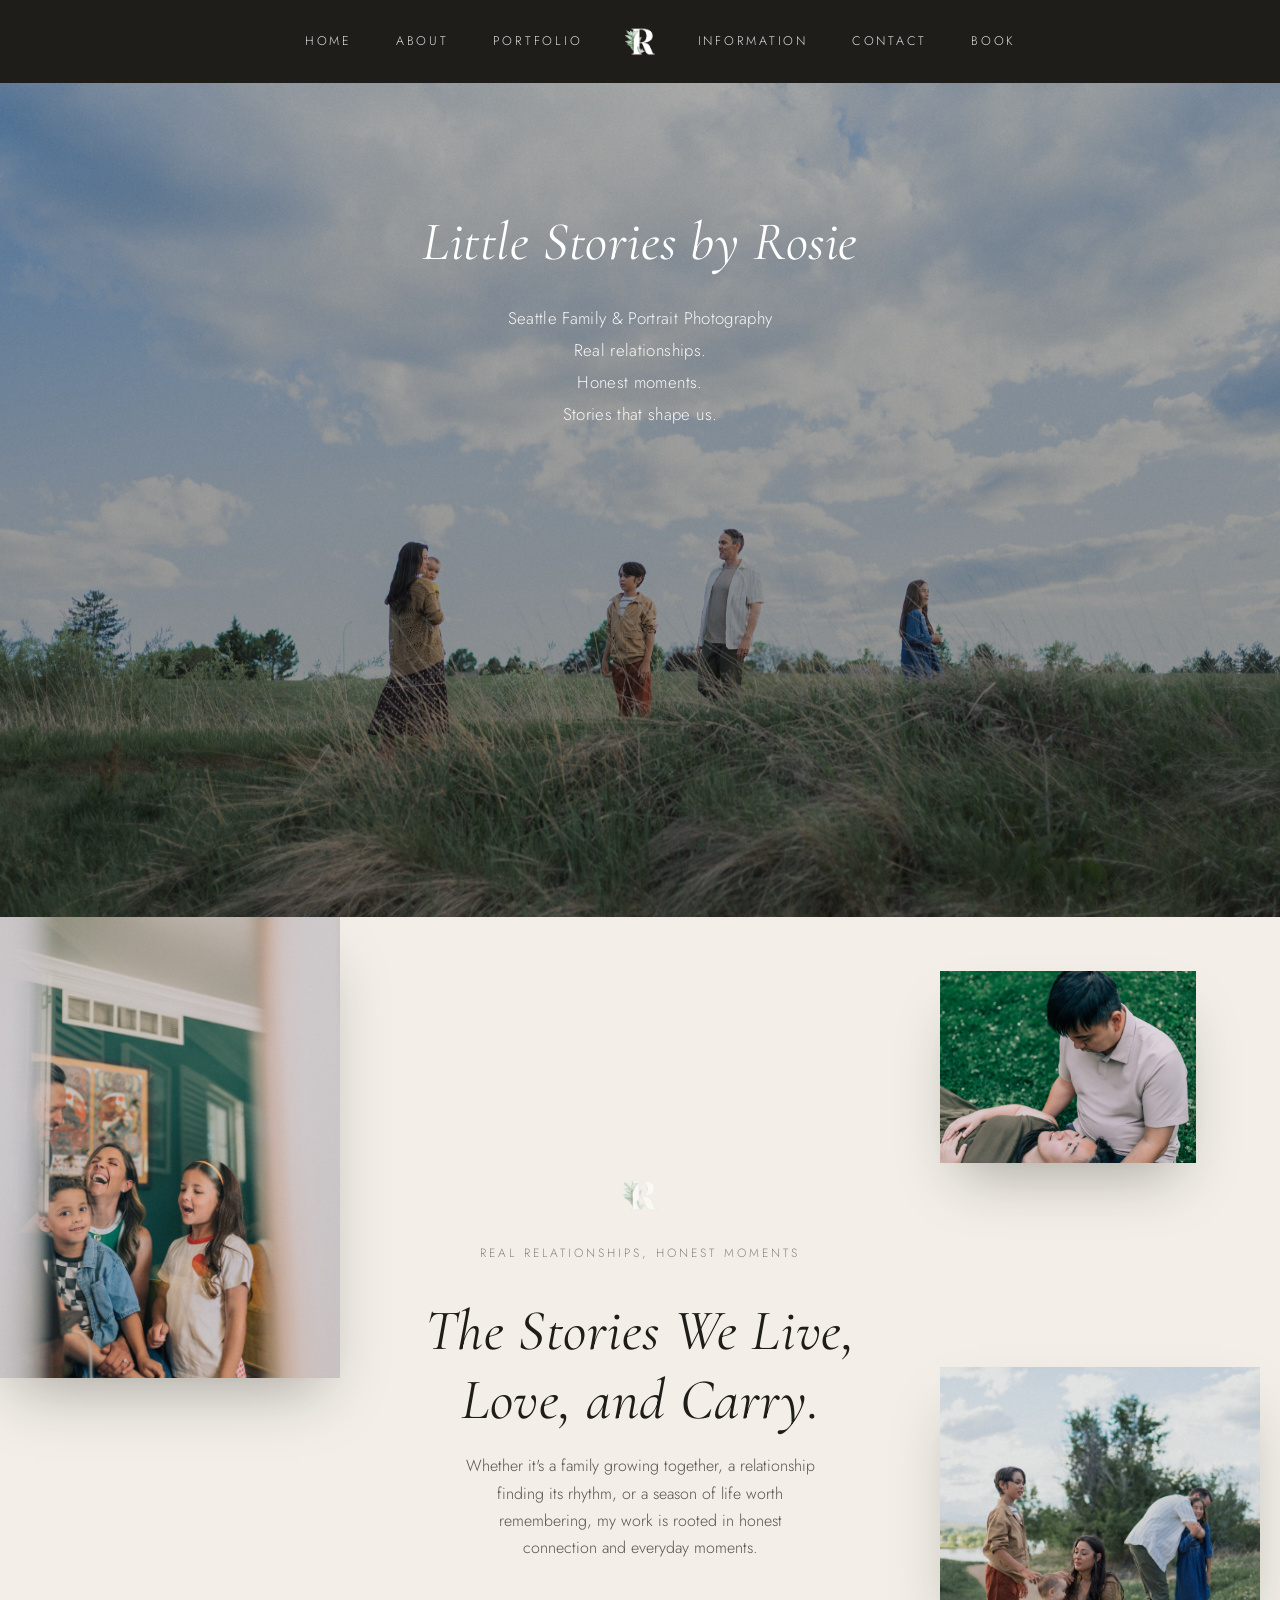
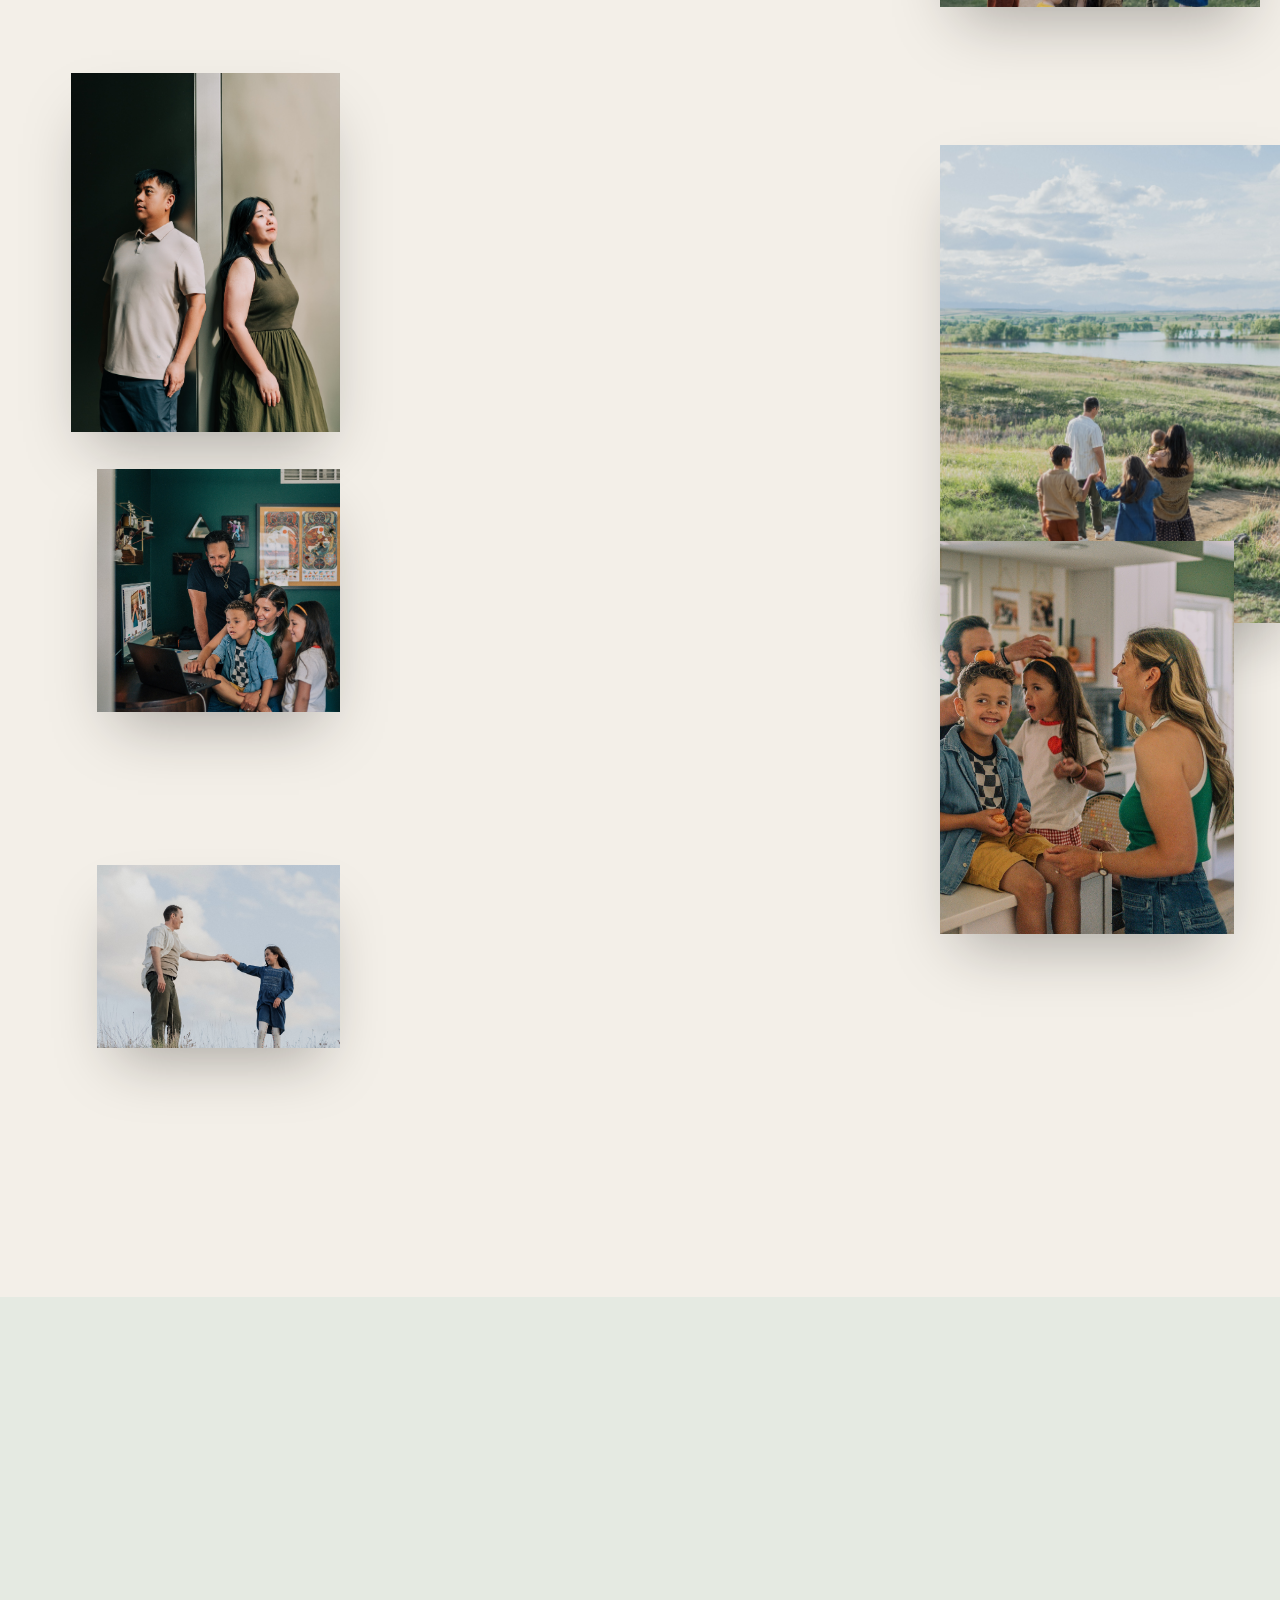
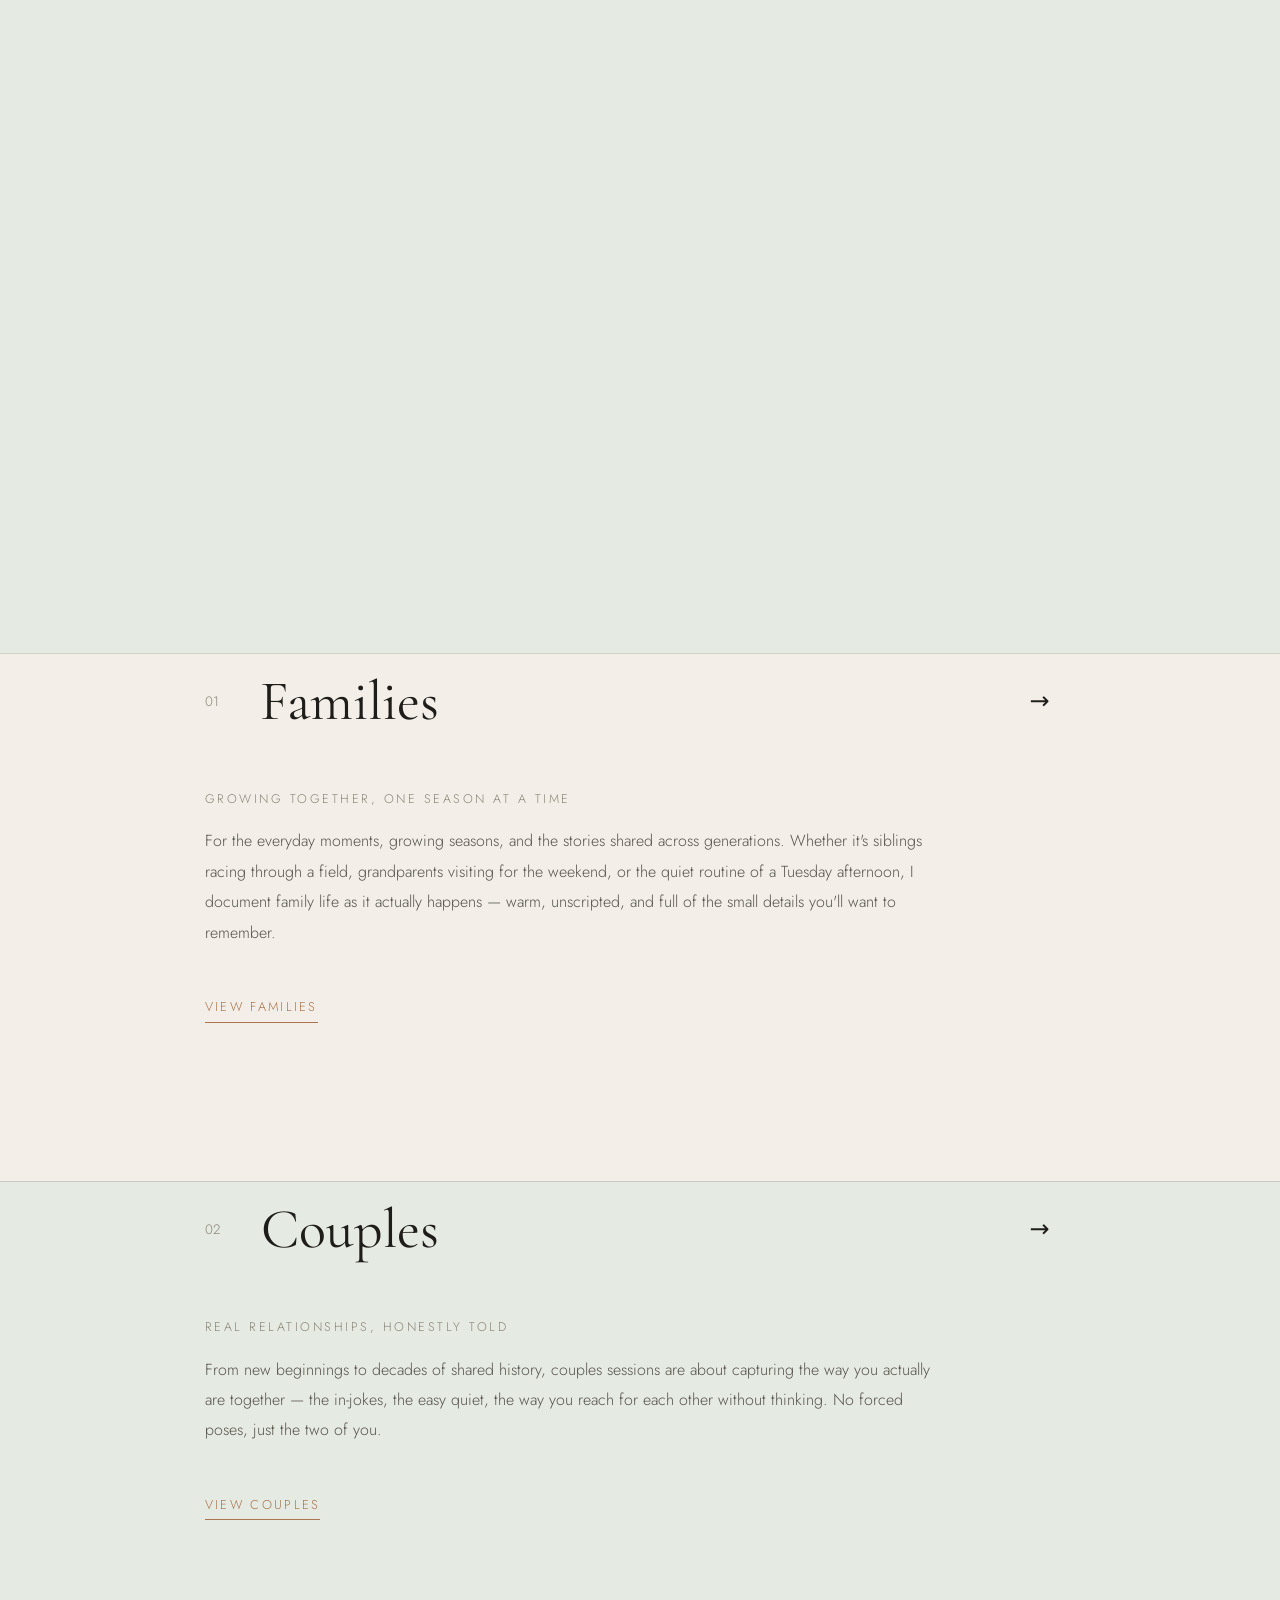
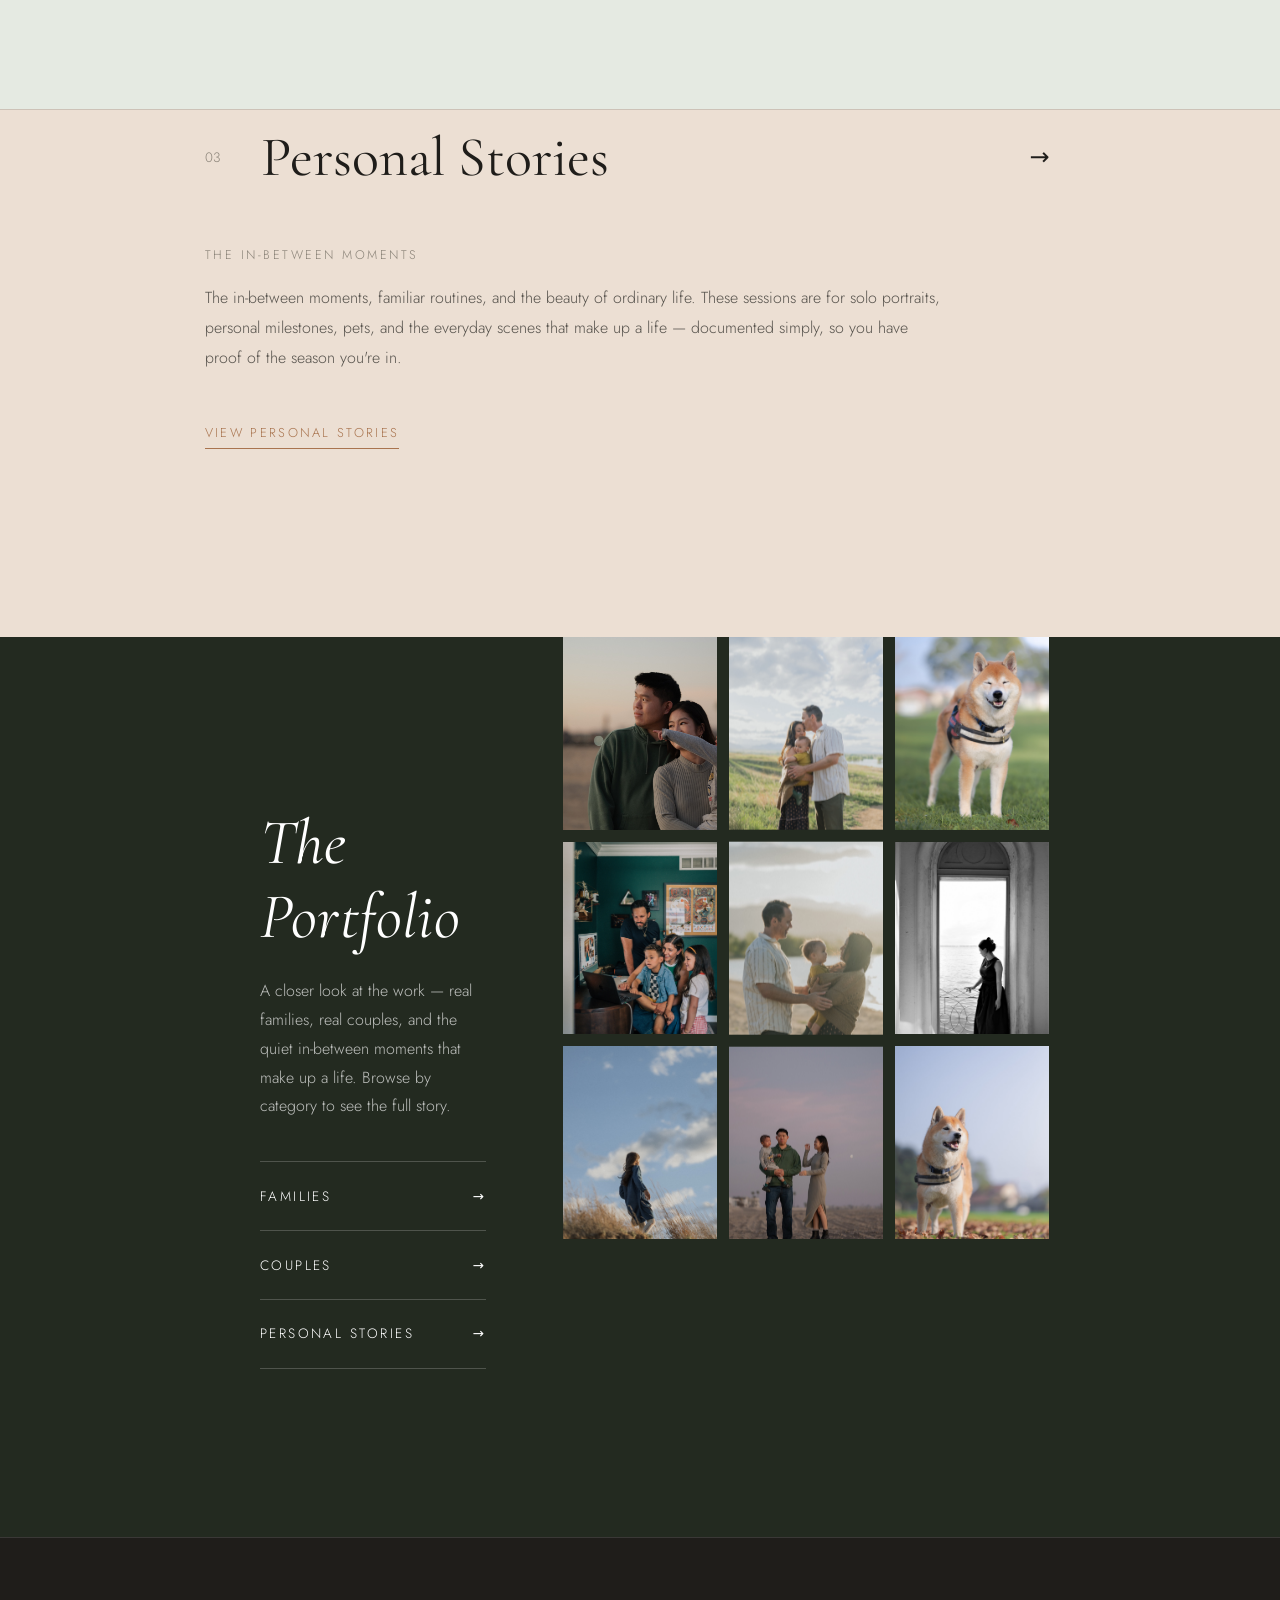
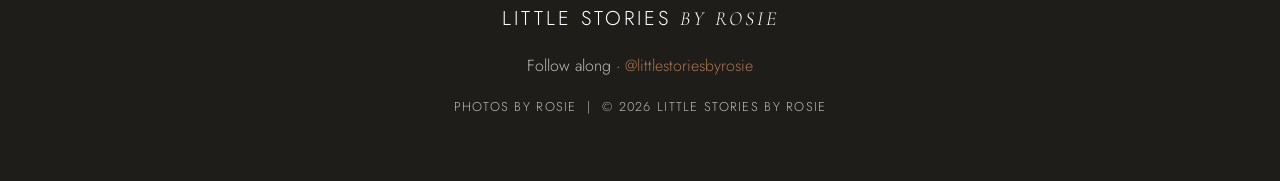
<file: index.html>
<!DOCTYPE html>
<html lang="en">

<head>
  <meta charset="UTF-8">
  <meta name="viewport" content="width=device-width, initial-scale=1.0">
  <title>Little Stories by Rosie — Family Photography</title>

  <!-- Free look-alike fonts: Jost (modern geometric, like Harlow's Atype)
       and Cormorant Garamond (elegant italic accents). -->
  <link rel="preconnect" href="https://fonts.googleapis.com">
  <link rel="preconnect" href="https://fonts.gstatic.com" crossorigin>
  <link href="https://fonts.googleapis.com/css2?family=Cormorant+Garamond:ital,wght@0,400;1,400;1,500&family=Jost:wght@300;400;500&family=Oswald:wght@300;400;500&display=swap" rel="stylesheet">

  <link rel="stylesheet" href="styles.css">
</head>

<body>

  <!-- ============ NAVIGATION ============ -->
  <!-- A solid dark bar with links split around a centered monogram. Every
       page shows the full link list so visitors can jump anywhere from
       anywhere — this same block is repeated on every page. -->
  <header class="nav">
    <nav class="nav-group">
      <a href="index.html">Home</a>
      <a href="about.html">About</a>
      <a href="portfolio.html">Portfolio</a>
    </nav>
    <a href="index.html" class="monogram"><img src="images/logo/botanical-r.png" alt="Little Stories by Rosie"></a>
    <nav class="nav-group">
      <a href="info.html">Information</a>
      <a href="contact.html">Contact</a>
      <a href="book.html">Book</a>
    </nav>
  </header>

  <!-- ============ HERO ============ -->
  <!-- Like Harlow: the brand name over a full photo. As you scroll, the text
       lifts away faster than the photo (a parallax effect, powered by script.js). -->
  <section class="hero">
    <div class="hero-bg">
      <div class="hero-slide is-active" style="background-image:url('images/hero/hero-1.jpg')"></div>
      <div class="hero-slide" style="background-image:url('images/hero/hero-2.jpg')"></div>
      <div class="hero-slide" style="background-image:url('images/hero/hero-3.jpg')"></div>
      <div class="hero-slide" style="background-image:url('images/hero/hero-4.jpg')"></div>
    </div>
    <div class="hero-inner">
      <h1 class="hero-brand">Little Stories by Rosie</h1>
      <p class="hero-tagline">
        Seattle Family &amp; Portrait Photography<br>
        Real relationships.<br>
        Honest moments.<br>
        Stories that shape us.
      </p>
    </div>
  </section>

  <!-- ============ PINNED PHOTO COLLAGE ============ -->
  <!-- Inspired by Studio Reverie's homepage: the wordmark and intro stay
       pinned centered in the viewport while real portfolio photos, spread
       across a tall section, fade and rise into place as you scroll past. -->
  <section class="collage-pin">
    <div class="collage-sticky">
      <span class="collage-mark"><img src="images/logo/botanical-r.png" alt=""></span>
      <p class="eyebrow center">Real Relationships, Honest Moments</p>
      <h2 class="collage-heading">The Stories We Live, Love, and Carry.</h2>
      <p class="collage-copy">
        Whether it's a family growing together, a relationship finding its
        rhythm, or a season of life worth remembering, my work is rooted in
        honest connection and everyday moments.
      </p>
    </div>
    <img class="collage-photo cp-1" src="images/collage/collage-1.jpg" alt="A family sharing a quiet moment">
    <img class="collage-photo cp-2" src="images/collage/collage-2.jpg" alt="A couple laughing together">
    <img class="collage-photo cp-4" src="images/collage/collage-4.jpg" alt="A family outdoors">
    <img class="collage-photo cp-5" src="images/collage/collage-5.jpg" alt="A couple at golden hour">
    <img class="collage-photo cp-6" src="images/collage/collage-6.jpg" alt="A family moment">
    <img class="collage-photo cp-7" src="images/collage/collage-7.jpg" alt="An everyday lifestyle moment">
    <img class="collage-photo cp-8" src="images/collage/collage-8.jpg" alt="An everyday moment">
    <img class="collage-photo cp-9" src="images/collage/collage-9.jpg" alt="A family moment">
  </section>

  <!-- ============ WELCOME (about teaser) ============ -->
  <!-- This is what appears right as the pinned collage above fades out. -->
  <section class="about-section">
    <div class="about-inner">
      <div class="about-text">
        <p class="eyebrow">Welcome</p>
        <h2 class="about-heading">I'm Rosie, a Seattle-based photographer with a love for everyday stories.</h2>
        <p>
          I'm drawn to the moments that often go unnoticed. A quiet glance, a
          familiar routine, the way people care for one another, and the lives
          they build together over time.
        </p>
        <p>
          My work is inspired by documentary photography and the belief that
          meaningful images don't have to come from extraordinary events.
          Sometimes they come from an ordinary afternoon, a family gathering,
          or simply being together.
        </p>
        <a href="about.html" class="btn-solid">About Rosie</a>
      </div>
      <div class="about-photo">
        <img src="images/about/about-1.jpg" alt="Rosie photographing outdoors">
      </div>
    </div>
  </section>

  <!-- ============ STORIES (portfolio teaser) ============ -->
  <!-- The collage section above already carries the "Stories We Live, Love,
       and Carry" intro — this just links each category straight through. -->
  <section class="portfolio portfolio-tight">
    <div class="category-list">

      <div class="category-row-head cat-row-1">
        <span class="category-index">01</span>
        <span class="category-name">Families</span>
        <span class="category-arrow">&rarr;</span>
      </div>
      <div class="category-row-panel cat-row-1">
        <div class="category-row-panel-inner">
          <p class="category-subhead">Growing Together, One Season at a Time</p>
          <p class="category-desc-full">For the everyday moments, growing seasons, and the stories shared across generations. Whether it's siblings racing through a field, grandparents visiting for the weekend, or the quiet routine of a Tuesday afternoon, I document family life as it actually happens — warm, unscripted, and full of the small details you'll want to remember.</p>
          <a href="families.html" class="link-arrow">View Families</a>
        </div>
      </div>

      <div class="category-row-head cat-row-2">
        <span class="category-index">02</span>
        <span class="category-name">Couples</span>
        <span class="category-arrow">&rarr;</span>
      </div>
      <div class="category-row-panel cat-row-2">
        <div class="category-row-panel-inner">
          <p class="category-subhead">Real Relationships, Honestly Told</p>
          <p class="category-desc-full">From new beginnings to decades of shared history, couples sessions are about capturing the way you actually are together — the in-jokes, the easy quiet, the way you reach for each other without thinking. No forced poses, just the two of you.</p>
          <a href="couples.html" class="link-arrow">View Couples</a>
        </div>
      </div>

      <div class="category-row-head cat-row-3">
        <span class="category-index">03</span>
        <span class="category-name">Personal Stories</span>
        <span class="category-arrow">&rarr;</span>
      </div>
      <div class="category-row-panel cat-row-3">
        <div class="category-row-panel-inner">
          <p class="category-subhead">The In-Between Moments</p>
          <p class="category-desc-full">The in-between moments, familiar routines, and the beauty of ordinary life. These sessions are for solo portraits, personal milestones, pets, and the everyday scenes that make up a life — documented simply, so you have proof of the season you're in.</p>
          <a href="personal-stories.html" class="link-arrow">View Personal Stories</a>
        </div>
      </div>

    </div>
  </section>

  <!-- ============ PORTFOLIO SHOWCASE ============ -->
  <!-- Like Studio Reverie's "The Portfolio" section: pinned text on the
       left, a 3x3 grid of real photos on the right that fade in one at a
       time as you scroll past them. -->
  <section class="portfolio-showcase">
    <div class="portfolio-showcase-sticky">
      <h2 class="portfolio-showcase-title">The Portfolio</h2>
      <p class="portfolio-showcase-desc">
        A closer look at the work — real families, real couples, and the
        quiet in-between moments that make up a life. Browse by category
        to see the full story.
      </p>
      <div class="portfolio-showcase-links">
        <a href="families.html">Families <span class="arrow">&rarr;</span></a>
        <a href="couples.html">Couples <span class="arrow">&rarr;</span></a>
        <a href="personal-stories.html">Personal Stories <span class="arrow">&rarr;</span></a>
      </div>
    </div>
    <div class="portfolio-showcase-grid">
      <div class="showcase-col">
        <div class="showcase-photo"><img src="images/showcase/families-1.jpg" alt="Family session photo"></div>
        <div class="showcase-photo"><img src="images/showcase/families-2.jpg" alt="Family session photo"></div>
        <div class="showcase-photo"><img src="images/showcase/families-3.jpg" alt="Family session photo"></div>
        <div class="showcase-photo"><img src="images/showcase/families-4.jpg" alt="Family session photo"></div>
        <div class="showcase-photo"><img src="images/showcase/families-5.jpg" alt="Family session photo"></div>
        <div class="showcase-photo"><img src="images/showcase/families-6.jpg" alt="Family session photo"></div>
        <div class="showcase-photo"><img src="images/showcase/hero-2.jpg" alt="Family session photo"></div>
      </div>
      <div class="showcase-col">
        <div class="showcase-photo"><img src="images/showcase/couples-1.jpg" alt="Couples session photo"></div>
        <div class="showcase-photo"><img src="images/showcase/couples-2.jpg" alt="Couples session photo"></div>
        <div class="showcase-photo"><img src="images/showcase/couples-4.jpg" alt="Couples session photo"></div>
        <div class="showcase-photo"><img src="images/showcase/couples-5.jpg" alt="Couples session photo"></div>
        <div class="showcase-photo"><img src="images/showcase/couples-6.jpg" alt="Couples session photo"></div>
      </div>
      <div class="showcase-col">
        <div class="showcase-photo"><img src="images/showcase/lifestyle-1.jpg" alt="Lifestyle session photo"></div>
        <div class="showcase-photo"><img src="images/showcase/lifestyle-2.jpg" alt="Lifestyle session photo"></div>
        <div class="showcase-photo"><img src="images/showcase/lifestyle-4.jpg" alt="Lifestyle session photo"></div>
        <div class="showcase-photo"><img src="images/showcase/lifestyle-5.jpg" alt="Lifestyle session photo"></div>
        <div class="showcase-photo"><img src="images/showcase/lifestyle-6.jpg" alt="Lifestyle session photo"></div>
      </div>
    </div>
  </section>

  <!-- ============ FOOTER ============ -->
  <footer class="footer">
    <a href="index.html" class="brand">Little Stories <em>by Rosie</em></a>
    <p class="social">Follow along &middot; <a href="#">@littlestoriesbyrosie</a></p>
    <p class="credit">PHOTOS BY ROSIE &nbsp;|&nbsp; &copy; 2026 LITTLE STORIES BY ROSIE</p>
  </footer>

  <!-- This connects our JavaScript file, which powers the scroll animations
       and hero parallax/slideshow. It sits at the end so the page content
       loads first. -->
  <script src="script.js"></script>

</body>
</html>
</file>
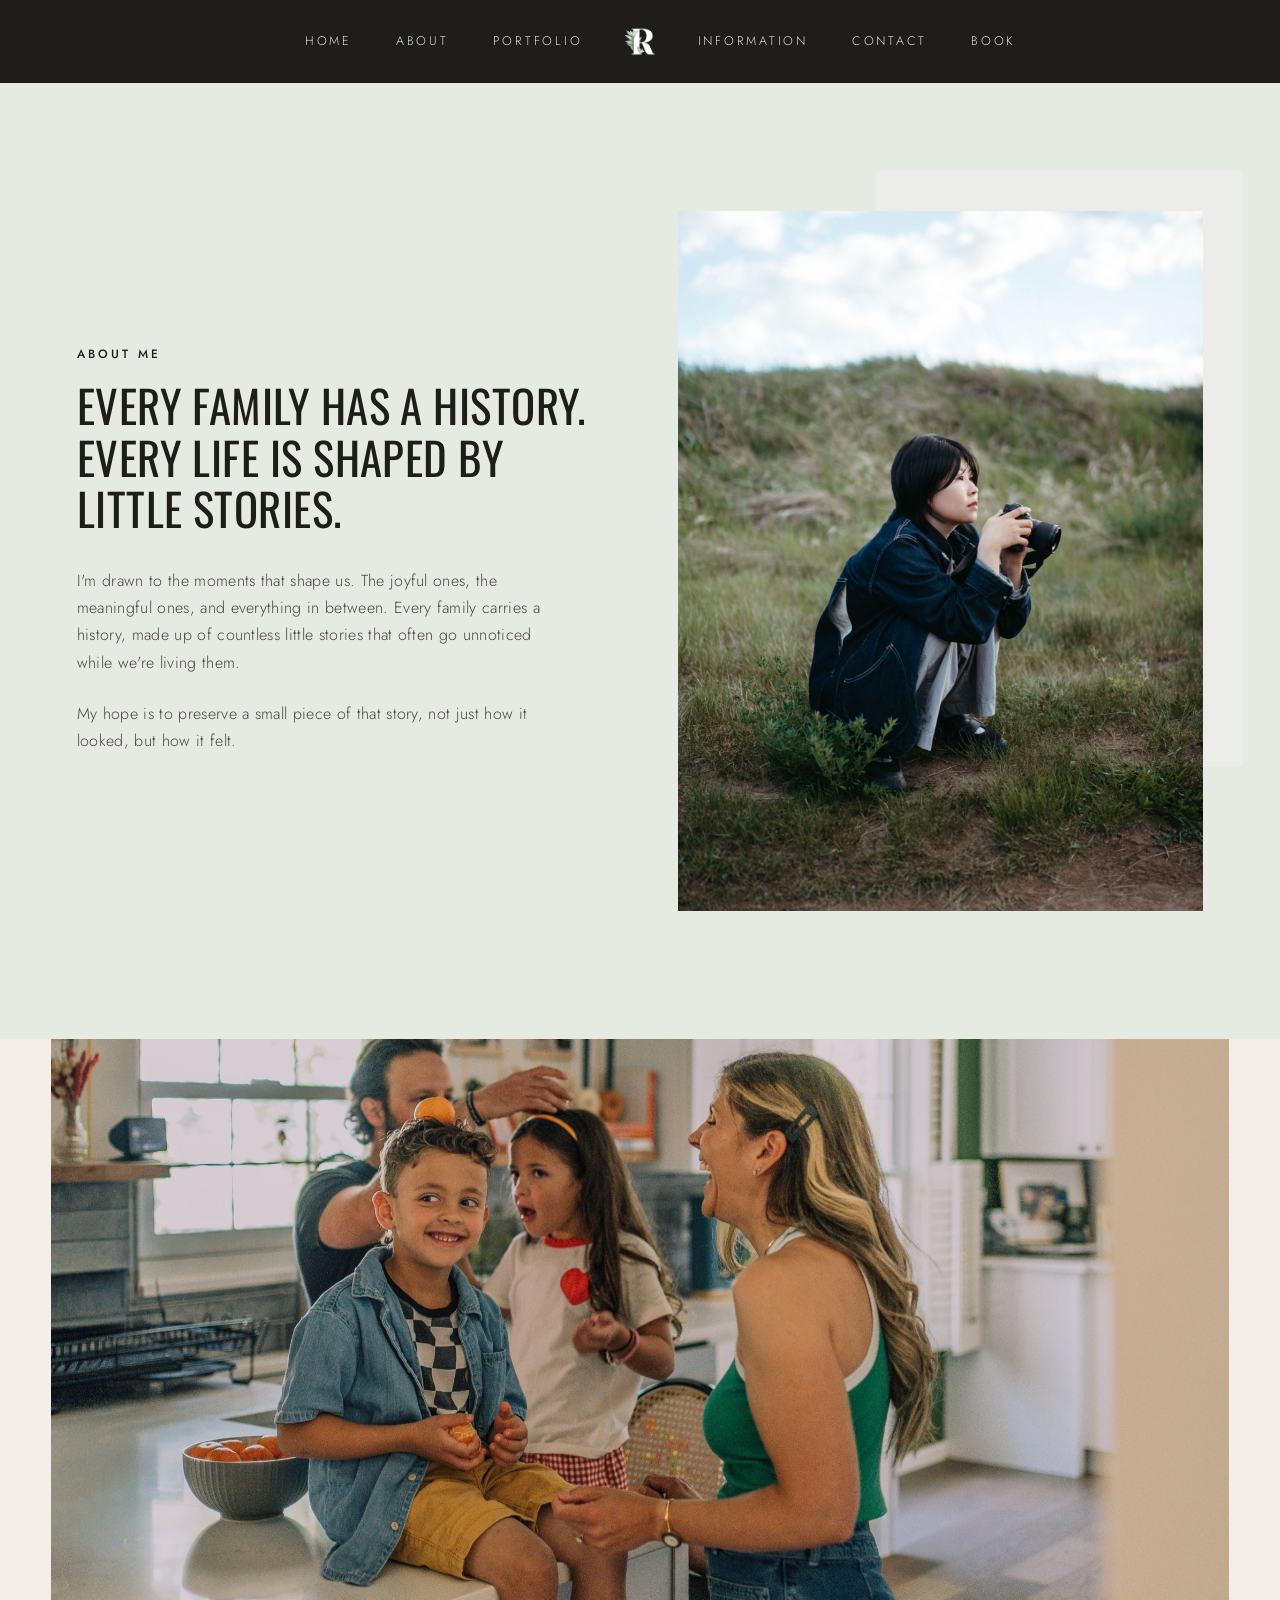
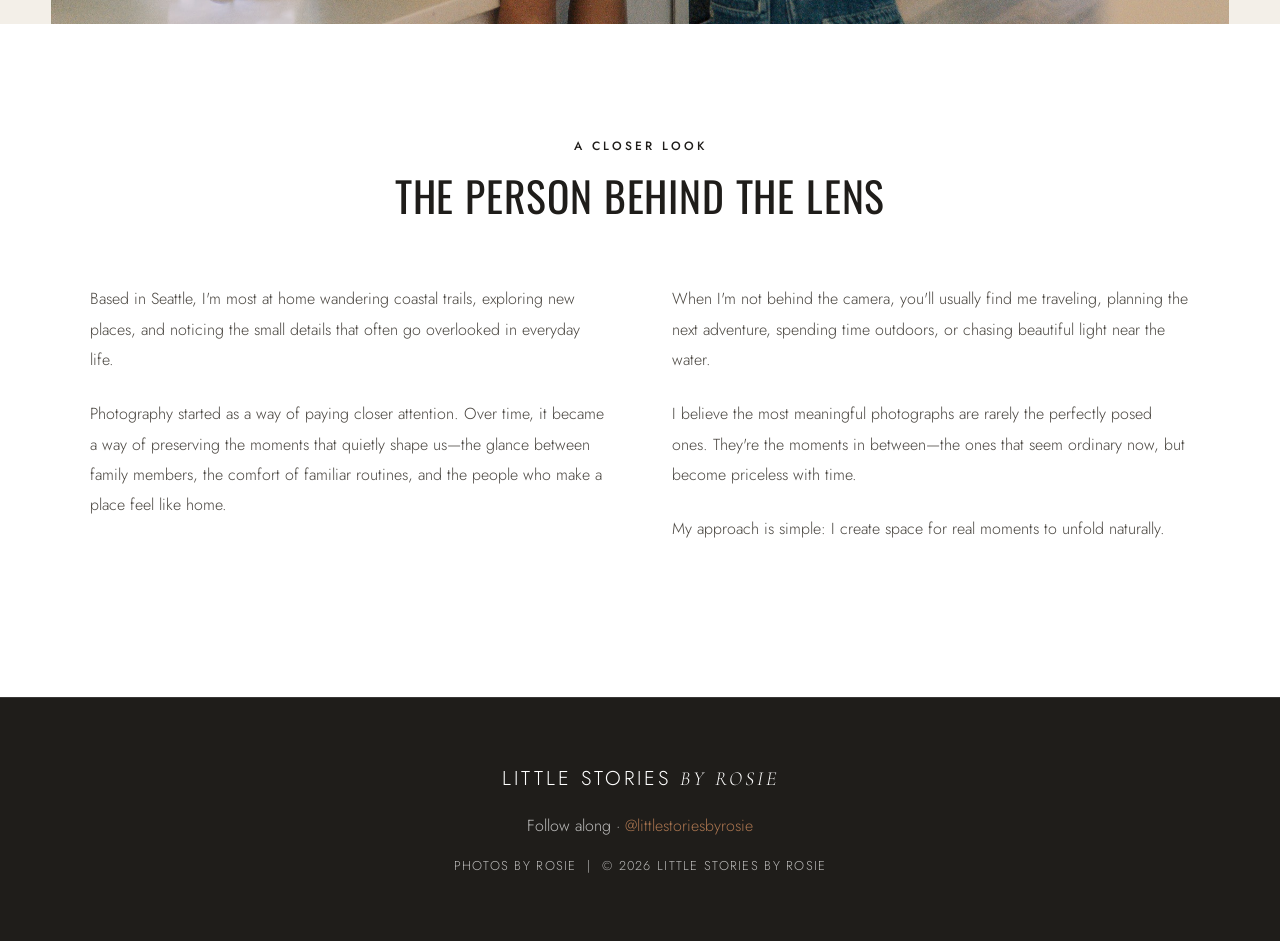
<file: about.html>
<!DOCTYPE html>
<html lang="en">

<head>
  <meta charset="UTF-8">
  <meta name="viewport" content="width=device-width, initial-scale=1.0">
  <title>About — Little Stories by Rosie</title>

  <link rel="preconnect" href="https://fonts.googleapis.com">
  <link rel="preconnect" href="https://fonts.gstatic.com" crossorigin>
  <link href="https://fonts.googleapis.com/css2?family=Cormorant+Garamond:ital,wght@0,400;1,400;1,500&family=Jost:wght@300;400;500&family=Oswald:wght@300;400;500&display=swap" rel="stylesheet">

  <link rel="stylesheet" href="styles.css">
</head>

<body>

    <header class="nav">
    <nav class="nav-group">
      <a href="index.html">Home</a>
      <a href="about.html">About</a>
      <a href="portfolio.html">Portfolio</a>
    </nav>
    <a href="index.html" class="monogram"><img src="images/logo/botanical-r.png" alt="Little Stories by Rosie"></a>
    <nav class="nav-group">
      <a href="info.html">Information</a>
      <a href="contact.html">Contact</a>
      <a href="book.html">Book</a>
    </nav>
  </header>

  <!-- ============ ABOUT (text left, photo with offset block right) ============ -->
  <section class="about-section">
    <div class="about-inner">
      <div class="about-text">
        <p class="eyebrow">About Me</p>
        <h2 class="about-heading">Every family has a history. Every life is shaped by little stories.</h2>
        <p>
          I'm drawn to the moments that shape us. The joyful ones, the meaningful
          ones, and everything in between. Every family carries a history, made up
          of countless little stories that often go unnoticed while we're living them.
        </p>
        <p>
          My hope is to preserve a small piece of that story, not just how it
          looked, but how it felt.
        </p>
      </div>
      <div class="about-photo">
        <img src="images/general/DSC01220.jpg" alt="Rosie photographing outdoors">
      </div>
    </div>
  </section>

  <!-- ============ BANNER ============ -->
  <div class="about-banner">
    <img src="images/general/DSC_2675-2.jpg" alt="A family sharing an everyday moment at home">
  </div>

  <!-- ============ A CLOSER LOOK ============ -->
  <section class="closer-look">
    <p class="eyebrow center">A Closer Look</p>
    <h2 class="center">The Person Behind the Lens</h2>
    <div class="closer-look-grid">
      <div>
        <p>
          Based in Seattle, I'm most at home wandering coastal trails,
          exploring new places, and noticing the small details that often go
          overlooked in everyday life.
        </p>
        <p>
          Photography started as a way of paying closer attention. Over time,
          it became a way of preserving the moments that quietly shape
          us&mdash;the glance between family members, the comfort of familiar
          routines, and the people who make a place feel like home.
        </p>
      </div>
      <div>
        <p>
          When I'm not behind the camera, you'll usually find me traveling,
          planning the next adventure, spending time outdoors, or chasing
          beautiful light near the water.
        </p>
        <p>
          I believe the most meaningful photographs are rarely the perfectly
          posed ones. They're the moments in between&mdash;the ones that seem
          ordinary now, but become priceless with time.
        </p>
        <p>My approach is simple: I create space for real moments to unfold naturally.</p>
      </div>
    </div>
  </section>

  <footer class="footer">
    <a href="index.html" class="brand">Little Stories <em>by Rosie</em></a>
    <p class="social">Follow along &middot; <a href="#">@littlestoriesbyrosie</a></p>
    <p class="credit">PHOTOS BY ROSIE &nbsp;|&nbsp; &copy; 2026 LITTLE STORIES BY ROSIE</p>
  </footer>

  <script src="script.js"></script>

</body>
</html>
</file>
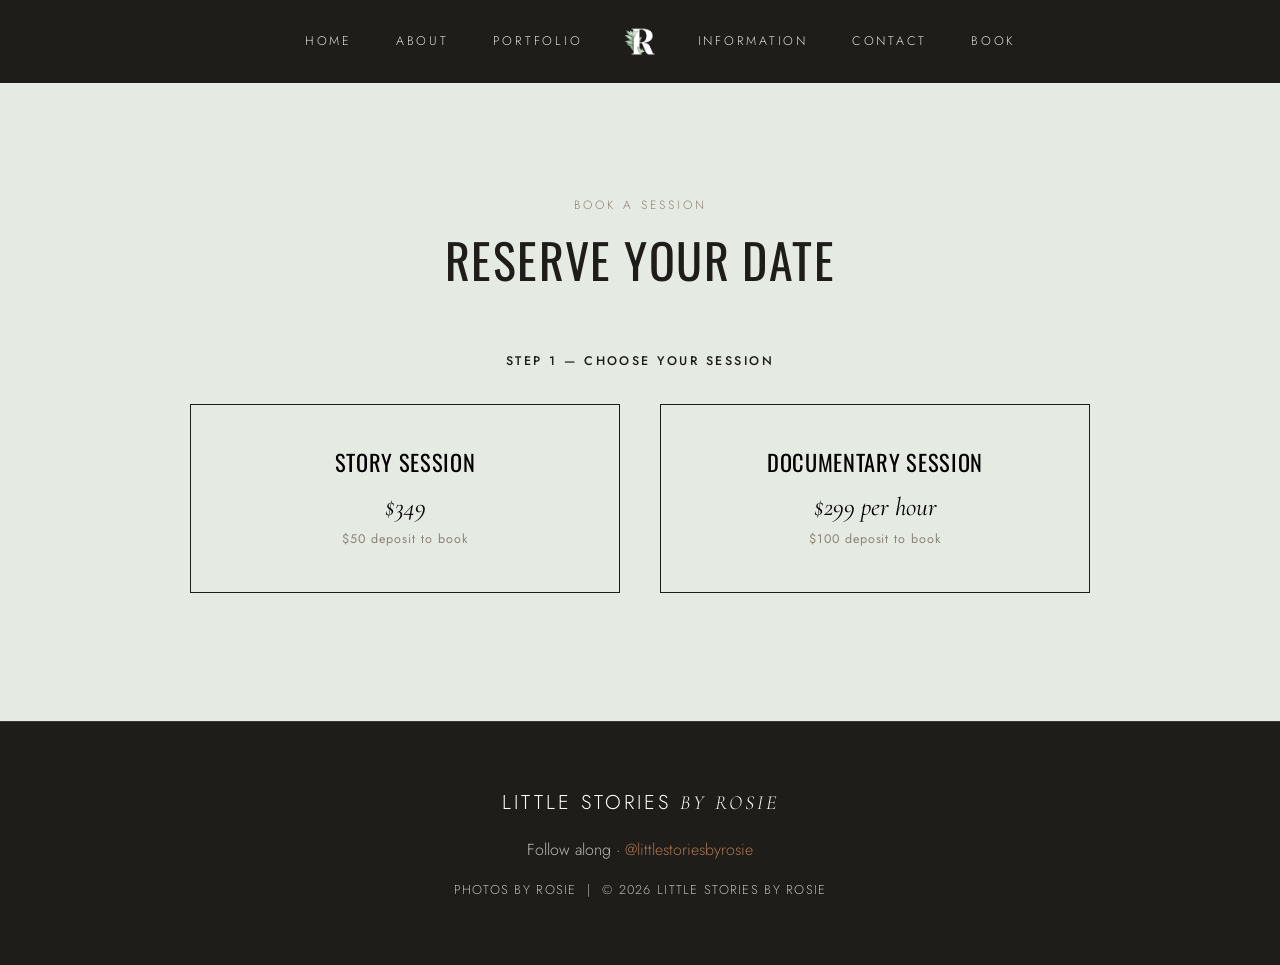
<file: book.html>
<!DOCTYPE html>
<html lang="en">

<head>
  <meta charset="UTF-8">
  <meta name="viewport" content="width=device-width, initial-scale=1.0">
  <title>Book a Session — Little Stories by Rosie</title>

  <link rel="preconnect" href="https://fonts.googleapis.com">
  <link rel="preconnect" href="https://fonts.gstatic.com" crossorigin>
  <link href="https://fonts.googleapis.com/css2?family=Cormorant+Garamond:ital,wght@0,400;1,400;1,500&family=Jost:wght@300;400;500&family=Oswald:wght@300;400;500&display=swap" rel="stylesheet">

  <link rel="stylesheet" href="styles.css">
</head>

<body>

    <header class="nav">
    <nav class="nav-group">
      <a href="index.html">Home</a>
      <a href="about.html">About</a>
      <a href="portfolio.html">Portfolio</a>
    </nav>
    <a href="index.html" class="monogram"><img src="images/logo/botanical-r.png" alt="Little Stories by Rosie"></a>
    <nav class="nav-group">
      <a href="info.html">Information</a>
      <a href="contact.html">Contact</a>
      <a href="book.html">Book</a>
    </nav>
  </header>

  <!-- ============ BOOK ============ -->
  <!-- A 3-step booking flow, no backend required:
       1) Customer picks a session (each has its own price + deposit).
       2) A free Cal.com calendar shows real open dates/times for that
          session and lets them reserve a slot. The "Pay Deposit" step
          below stays hidden until Cal.com actually confirms the booking
          (detected via its postMessage events — see script.js) — a
          customer can't skip straight to paying without picking a time.
       3) A "Pay Deposit" button sends them to a Stripe Payment Link (a
          Stripe-hosted checkout page for a fixed amount — no backend
          needed). Rosie confirms the booking once Stripe shows the
          deposit was paid; Cal.com only holds the time slot, it doesn't
          collect payment itself.
       SETUP NEEDED before this goes live:
       - Cal.com account: littlestoriesbyrosie — create "mini-session" and
         "full-session" event types there with the durations/availability
         you want, and set each one's location to "In Person" (it currently
         defaults to "Cal Video," which is for video calls, not photo
         sessions). Also set both to "Requires confirmation" (Event type →
         Advanced) so a slot a customer reserved but hasn't paid the
         deposit for stays held instead of possibly getting double-booked —
         see the longer note in script.js.
       - In Stripe, create a Payment Link for each deposit amount ($50 and
         $100), then replace the two data-stripe-link placeholders below
         with your real Payment Link URLs (they look like
         https://buy.stripe.com/xxxxx). -->
  <section class="book-section">
    <p class="eyebrow center">Book a Session</p>
    <h2 class="center book-heading">Reserve Your Date</h2>

    <!-- Step 1: session menu -->
    <div class="book-step" id="book-step-session">
      <p class="book-step-label center">Step 1 — Choose Your Session</p>
      <div class="session-grid">
        <button type="button" class="session-card" data-session-name="Story Session" data-cal-link="littlestoriesbyrosie/mini-session" data-deposit="$50" data-stripe-link="https://buy.stripe.com/test_fZu3cvc8TdkQ0Pk46S00000">
          <h3>Story Session</h3>
          <p class="session-price">$349</p>
          <p class="session-deposit">$50 deposit to book</p>
        </button>
        <button type="button" class="session-card" data-session-name="Documentary Session" data-cal-link="littlestoriesbyrosie/full-session" data-deposit="$100" data-stripe-link="https://buy.stripe.com/test_bJe7sL3Cna8E2Xs0UG00001">
          <h3>Documentary Session</h3>
          <p class="session-price">$299 per hour</p>
          <p class="session-deposit">$100 deposit to book</p>
        </button>
      </div>
    </div>

    <!-- Step 2: date/time picker (a plain iframe pointed at Cal.com's public
         booking page — Cal.com's own JS embed SDK turned out to reliably
         break when switching between two calLinks on one page, so we embed
         the page directly instead and just swap the iframe's src). -->
    <div class="book-step" id="book-step-calendar" hidden>
      <p class="book-step-label center">Step 2 — Choose an Available Date</p>
      <iframe id="cal-inline" class="cal-inline" title="Availability calendar"></iframe>
    </div>

    <!-- Step 3: deposit payment. Stays hidden until script.js detects a real
         Cal.com booking confirmation for the current session. -->
    <div class="book-step" id="book-step-deposit" hidden>
      <p class="book-step-label center">Step 3 — Pay Your Deposit to Confirm</p>
      <div class="deposit-box">
        <p>
          Your <strong id="deposit-session-name">session</strong> time is reserved!
          Pay your <strong id="deposit-amount"></strong> deposit by card to confirm your booking.
        </p>
        <a id="deposit-pay-button" class="btn-solid deposit-pay-button" href="#" target="_blank" rel="noopener">Pay Deposit</a>
        <p class="deposit-note">
          You'll be taken to a secure Stripe checkout page. Your booking is
          confirmed once the deposit is received — I'll follow up by email shortly after.
        </p>
        <p class="deposit-policy">
          Deposits are non-refundable for cancellations or reschedules made within
          7 days of your session.
        </p>
      </div>
    </div>
  </section>

  <footer class="footer">
    <a href="index.html" class="brand">Little Stories <em>by Rosie</em></a>
    <p class="social">Follow along &middot; <a href="#">@littlestoriesbyrosie</a></p>
    <p class="credit">PHOTOS BY ROSIE &nbsp;|&nbsp; &copy; 2026 LITTLE STORIES BY ROSIE</p>
  </footer>

  <script src="script.js"></script>

</body>
</html>
</file>
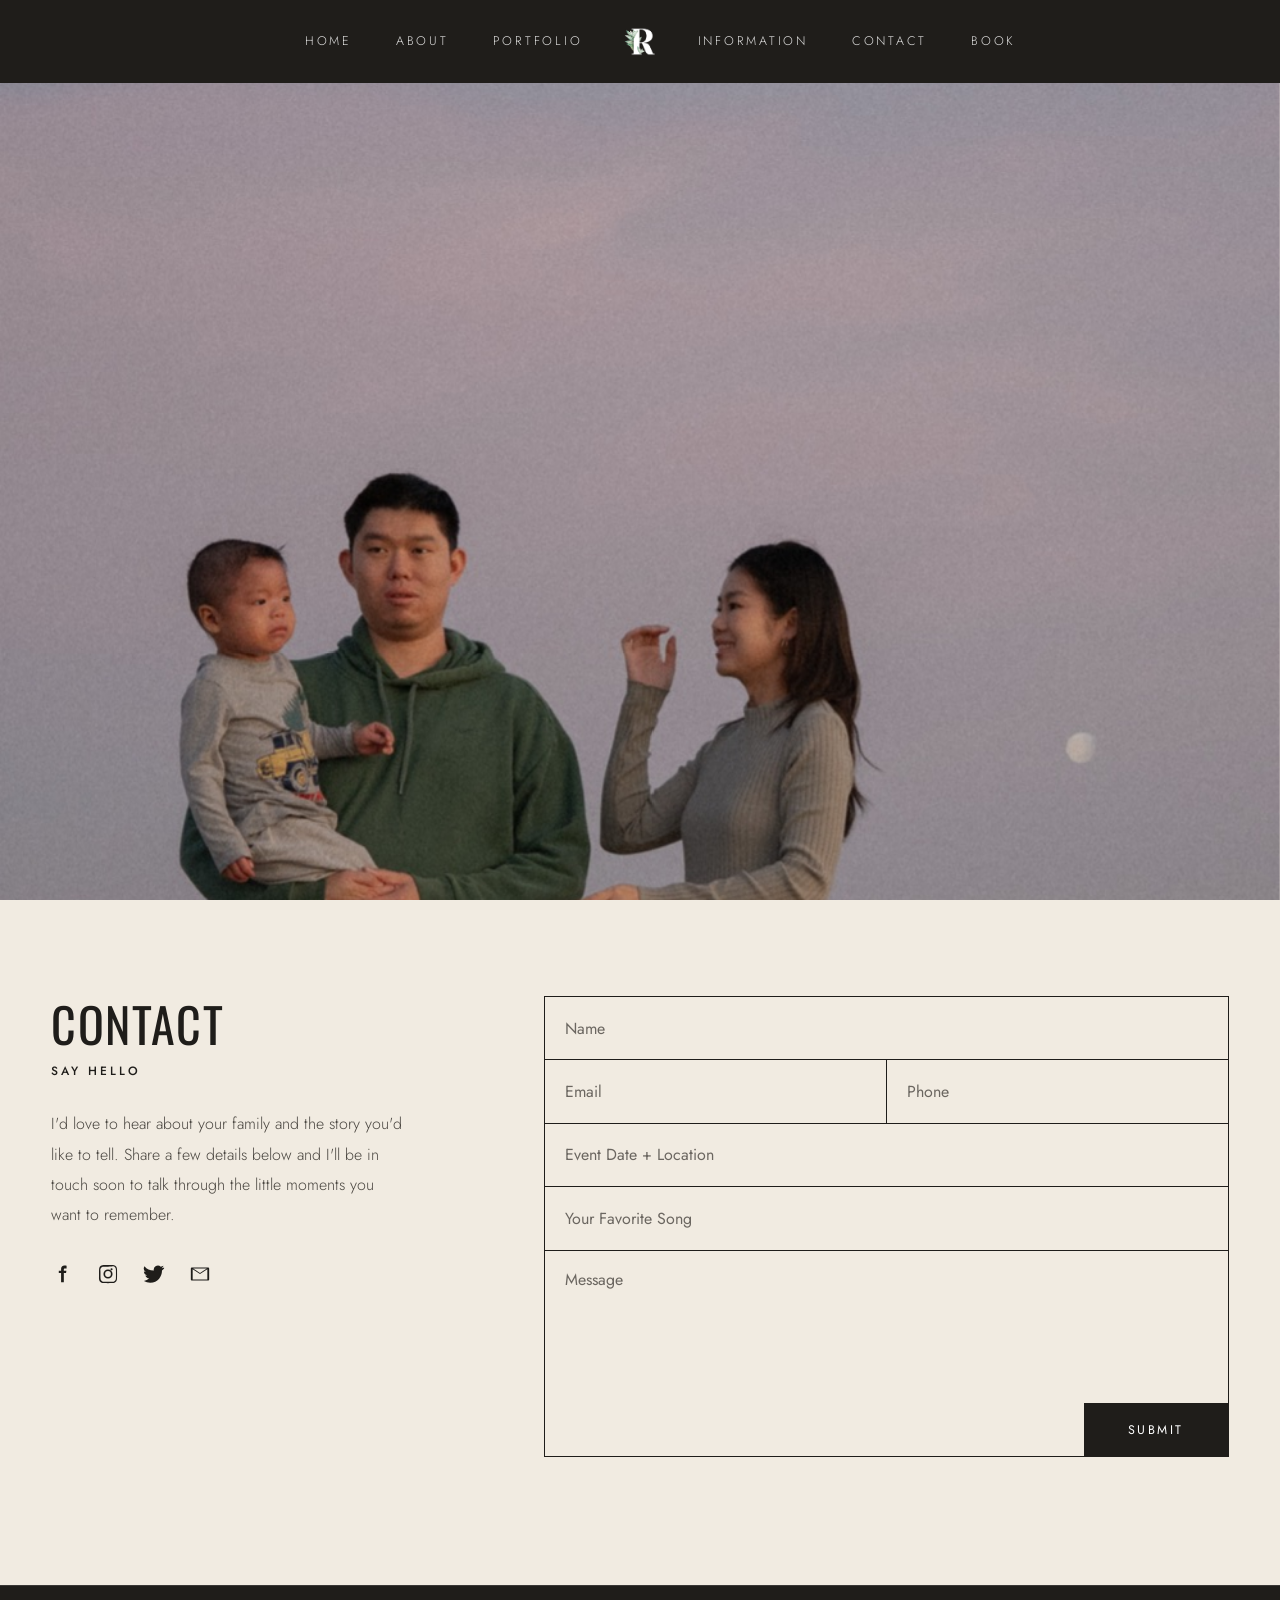
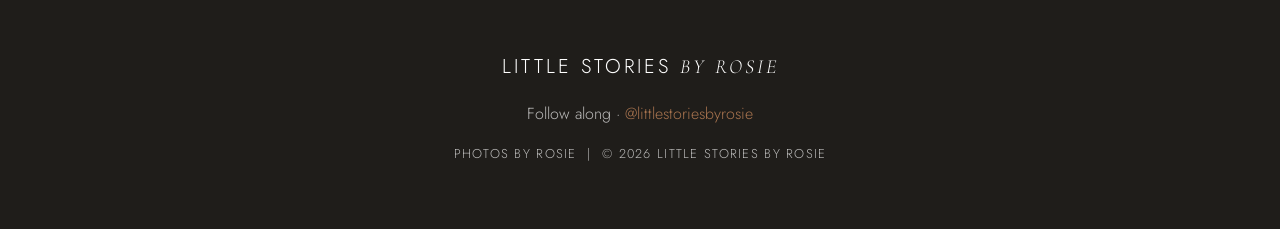
<file: contact.html>
<!DOCTYPE html>
<html lang="en">

<head>
  <meta charset="UTF-8">
  <meta name="viewport" content="width=device-width, initial-scale=1.0">
  <title>Contact — Little Stories by Rosie</title>

  <link rel="preconnect" href="https://fonts.googleapis.com">
  <link rel="preconnect" href="https://fonts.gstatic.com" crossorigin>
  <link href="https://fonts.googleapis.com/css2?family=Cormorant+Garamond:ital,wght@0,400;1,400;1,500&family=Jost:wght@300;400;500&family=Oswald:wght@300;400;500&display=swap" rel="stylesheet">

  <link rel="stylesheet" href="styles.css">
</head>

<body>

    <header class="nav">
    <nav class="nav-group">
      <a href="index.html">Home</a>
      <a href="about.html">About</a>
      <a href="portfolio.html">Portfolio</a>
    </nav>
    <a href="index.html" class="monogram"><img src="images/logo/botanical-r.png" alt="Little Stories by Rosie"></a>
    <nav class="nav-group">
      <a href="info.html">Information</a>
      <a href="contact.html">Contact</a>
      <a href="book.html">Book</a>
    </nav>
  </header>

  <!-- ============ CONTACT ============ -->
  <section class="contact-section">
    <!-- Full-width banner photo -->
    <div class="contact-banner">
      <img src="images/families/DSC_1512-Edit-2.jpg" alt="A family at dusk on the beach">
    </div>

    <div class="contact-body">
      <!-- Left: intro + social links -->
      <div class="contact-info">
        <h2 class="contact-title">Contact</h2>
        <p class="eyebrow">Say Hello</p>
        <p class="contact-text">
          I'd love to hear about your family and the story you'd like to tell.
          Share a few details below and I'll be in touch soon to talk through
          the little moments you want to remember.
        </p>
        <div class="social-icons">
          <a href="#" aria-label="Facebook"><svg viewBox="0 0 24 24"><path d="M14 8.5V7c0-.7.2-1.1 1.2-1.1H17V2.9C16.5 2.8 15.6 2.8 14.6 2.8c-2.2 0-3.6 1.3-3.6 3.8v1.9H8.5V11H11v10h3V11h2.4l.4-2.5H14z"/></svg></a>
          <a href="#" aria-label="Instagram"><svg viewBox="0 0 24 24"><path d="M12 2.2c3.2 0 3.6 0 4.9.07 1.2.06 1.8.25 2.2.42.6.2 1 .5 1.4.9.4.4.7.8.9 1.4.17.4.36 1 .42 2.2.06 1.3.07 1.7.07 4.9s0 3.6-.07 4.9c-.06 1.2-.25 1.8-.42 2.2-.2.6-.5 1-.9 1.4-.4.4-.8.7-1.4.9-.4.17-1 .36-2.2.42-1.3.06-1.7.07-4.9.07s-3.6 0-4.9-.07c-1.2-.06-1.8-.25-2.2-.42-.6-.2-1-.5-1.4-.9-.4-.4-.7-.8-.9-1.4-.17-.4-.36-1-.42-2.2C2.2 15.6 2.2 15.2 2.2 12s0-3.6.07-4.9c.06-1.2.25-1.8.42-2.2.2-.6.5-1 .9-1.4.4-.4.8-.7 1.4-.9.4-.17 1-.36 2.2-.42C8.4 2.2 8.8 2.2 12 2.2m0 1.8c-3.1 0-3.5 0-4.7.07-.9.04-1.4.2-1.7.32-.4.16-.7.36-1 .66-.3.3-.5.6-.66 1-.12.3-.28.8-.32 1.7C3.8 8.5 3.8 8.9 3.8 12s0 3.5.07 4.7c.04.9.2 1.4.32 1.7.16.4.36.7.66 1 .3.3.6.5 1 .66.3.12.8.28 1.7.32 1.2.07 1.6.07 4.7.07s3.5 0 4.7-.07c.9-.04 1.4-.2 1.7-.32.4-.16.7-.36 1-.66.3-.3.5-.6.66-1 .12-.3.28-.8.32-1.7.07-1.2.07-1.6.07-4.7s0-3.5-.07-4.7c-.04-.9-.2-1.4-.32-1.7-.16-.4-.36-.7-.66-1-.3-.3-.6-.5-1-.66-.3-.12-.8-.28-1.7-.32C15.5 4 15.1 4 12 4m0 3.06A4.94 4.94 0 1 0 12 17 4.94 4.94 0 0 0 12 7.06m0 8.1A3.16 3.16 0 1 1 12 8.84a3.16 3.16 0 0 1 0 6.32m5.03-8.3a1.15 1.15 0 1 1-2.3 0 1.15 1.15 0 0 1 2.3 0"/></svg></a>
          <a href="#" aria-label="Twitter"><svg viewBox="0 0 24 24"><path d="M23 4.9c-.8.36-1.7.6-2.6.7 1-.6 1.6-1.5 2-2.5-.9.5-1.9.9-3 1.1a4.5 4.5 0 0 0-7.6 4.1A12.8 12.8 0 0 1 1.6 3.6a4.5 4.5 0 0 0 1.4 6 4.4 4.4 0 0 1-2-.6v.05a4.5 4.5 0 0 0 3.6 4.4 4.5 4.5 0 0 1-2 .08 4.5 4.5 0 0 0 4.2 3.1A9 9 0 0 1 1 19.5a12.7 12.7 0 0 0 6.9 2c8.3 0 12.8-6.9 12.8-12.8v-.6c.9-.6 1.6-1.4 2.3-2.2"/></svg></a>
          <a href="mailto:hello@littlestoriesbyrosie.com" aria-label="Email"><svg viewBox="0 0 24 24"><path d="M3 5h18a1 1 0 0 1 1 1v12a1 1 0 0 1-1 1H3a1 1 0 0 1-1-1V6a1 1 0 0 1 1-1zm9 7L4 6.8V18h16V6.8L12 12zM4.5 6l7.5 4.8L19.5 6z"/></svg></a>
        </div>
      </div>

      <!-- Right: the contact form, connected to FormSubmit.
           Inquiries are emailed to hello@littlestoriesbyrosie.com, and the
           customer gets an automatic reply (see _autoresponse below). -->
      <form class="contact-form" action="https://formsubmit.co/hello@littlestoriesbyrosie.com" method="POST">
        <!-- FormSubmit settings (hidden from visitors) -->
        <input type="hidden" name="_subject" value="New inquiry from littlestoriesbyrosie.com">
        <input type="hidden" name="_template" value="table">
        <input type="hidden" name="_autoresponse" value="Hi there! Thank you so much for reaching out to Little Stories by Rosie. I've received your message and will personally get back to you within 1-2 days to talk through the details. In the meantime, feel free to follow along on Instagram @littlestoriesbyrosie. Warmly, Rosie">
        <!-- Honeypot: bots fill this; real people can't see it. Reduces spam. -->
        <input type="text" name="_honey" style="display:none">

        <div class="field">
          <input type="text" name="name" placeholder="Name">
        </div>
        <div class="field-row">
          <div class="field"><input type="email" name="email" placeholder="Email"></div>
          <div class="field"><input type="tel" name="phone" placeholder="Phone"></div>
        </div>
        <div class="field">
          <input type="text" name="event" placeholder="Event Date + Location">
        </div>
        <div class="field">
          <input type="text" name="song" placeholder="Your Favorite Song">
        </div>
        <div class="field message">
          <textarea name="message" placeholder="Message"></textarea>
          <button type="submit" class="form-submit">Submit</button>
        </div>
      </form>
    </div>
  </section>

  <footer class="footer">
    <a href="index.html" class="brand">Little Stories <em>by Rosie</em></a>
    <p class="social">Follow along &middot; <a href="#">@littlestoriesbyrosie</a></p>
    <p class="credit">PHOTOS BY ROSIE &nbsp;|&nbsp; &copy; 2026 LITTLE STORIES BY ROSIE</p>
  </footer>

  <script src="script.js"></script>

</body>
</html>
</file>
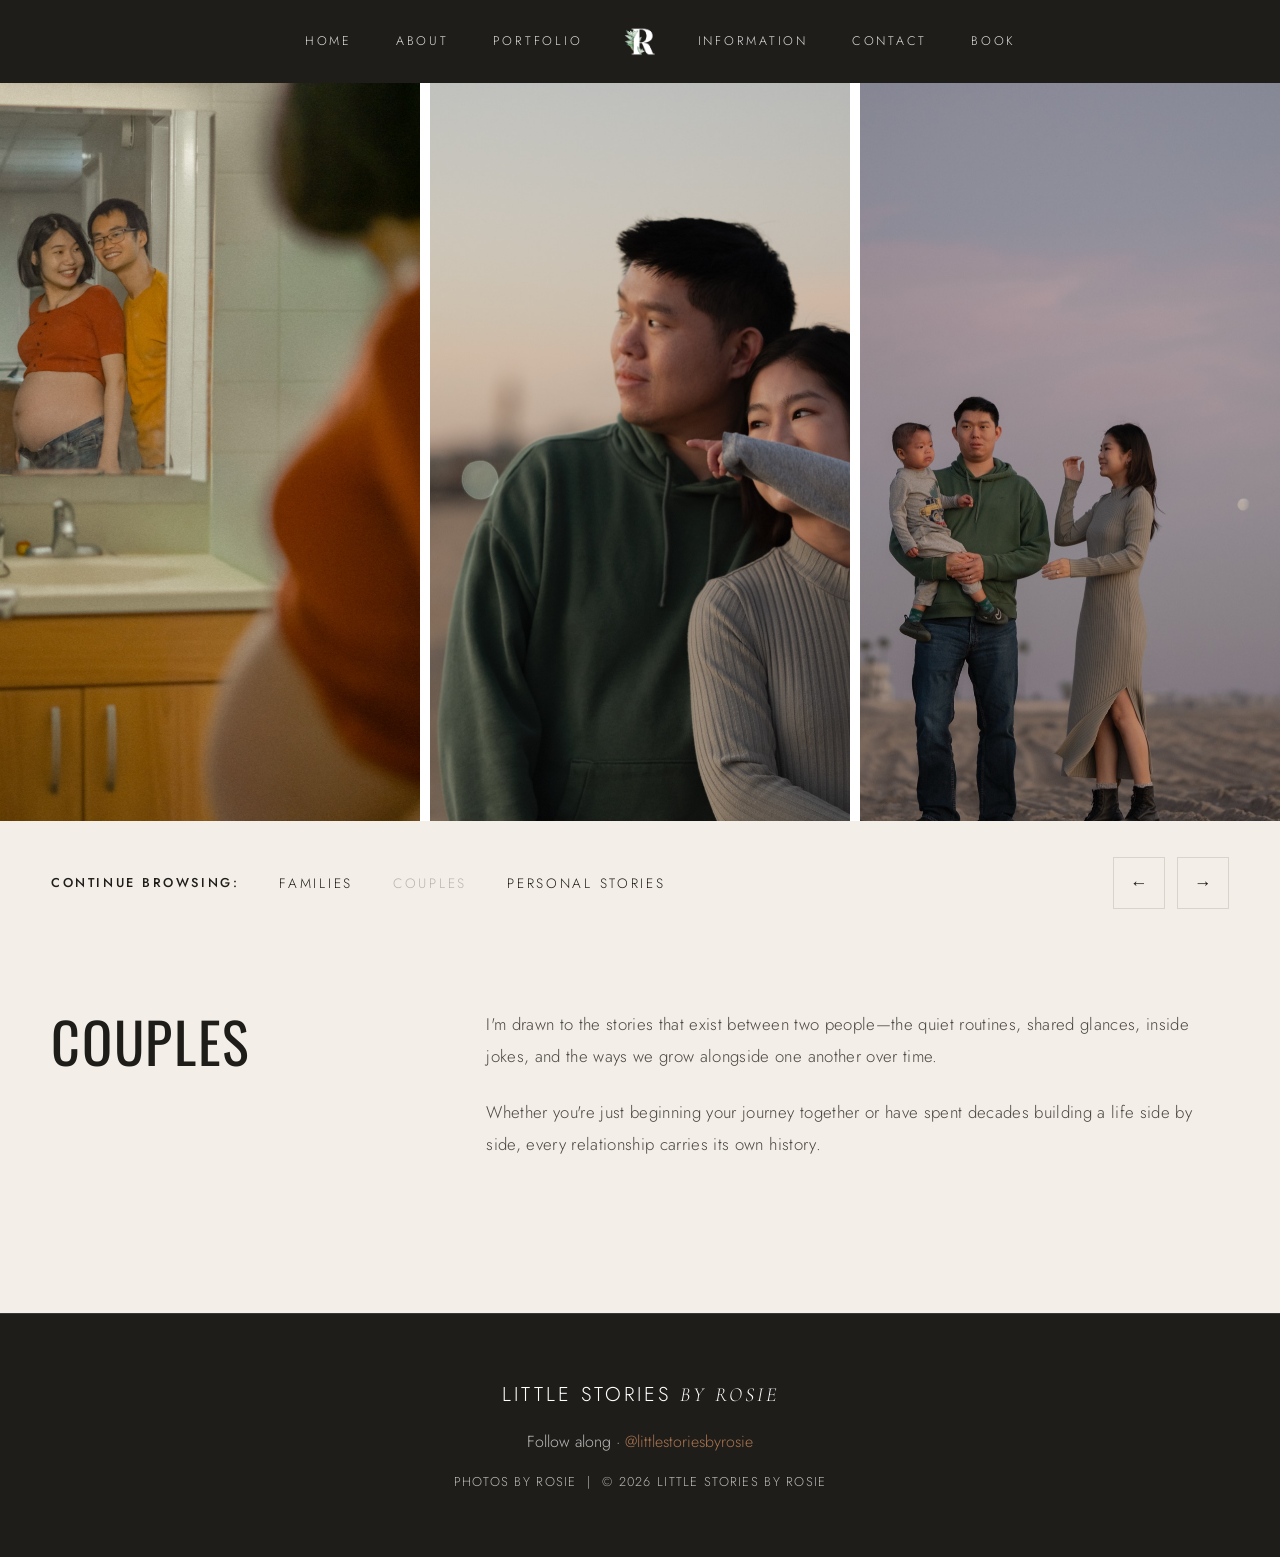
<file: couples.html>
<!DOCTYPE html>
<html lang="en">

<head>
  <meta charset="UTF-8">
  <meta name="viewport" content="width=device-width, initial-scale=1.0">
  <title>Couples — Little Stories by Rosie</title>

  <link rel="preconnect" href="https://fonts.googleapis.com">
  <link rel="preconnect" href="https://fonts.gstatic.com" crossorigin>
  <link href="https://fonts.googleapis.com/css2?family=Cormorant+Garamond:ital,wght@0,400;1,400;1,500&family=Jost:wght@300;400;500&family=Oswald:wght@300;400;500&display=swap" rel="stylesheet">

  <link rel="stylesheet" href="styles.css">
</head>

<body>

    <header class="nav">
    <nav class="nav-group">
      <a href="index.html">Home</a>
      <a href="about.html">About</a>
      <a href="portfolio.html">Portfolio</a>
    </nav>
    <a href="index.html" class="monogram"><img src="images/logo/botanical-r.png" alt="Little Stories by Rosie"></a>
    <nav class="nav-group">
      <a href="info.html">Information</a>
      <a href="contact.html">Contact</a>
      <a href="book.html">Book</a>
    </nav>
  </header>

  <section class="gallery-strip">
    <div class="gallery-track">
      <div class="gallery-item"><img src="images/couples/20210626-DSC03250.jpg" alt="Couples session photo"></div>
      <div class="gallery-item"><img src="images/couples/DSC_1497-Edit-Edit.jpg" alt="Couples session photo"></div>
      <div class="gallery-item"><img src="images/couples/DSC_1512-Edit.jpg" alt="Couples session photo"></div>
      <div class="gallery-item"><img src="images/couples/DSC_1881-Edit.jpg" alt="Couples session photo"></div>
      <div class="gallery-item"><img src="images/couples/DSC_3101.jpg" alt="Couples session photo"></div>
      <div class="gallery-item"><img src="images/couples/DSC_3338.jpg" alt="Couples session photo"></div>
      <div class="gallery-item"><img src="images/couples/DSC_3671-Edit-Edit.jpg" alt="Couples session photo"></div>
      <div class="gallery-item"><img src="images/couples/DSC_3769-Edit.jpg" alt="Couples session photo"></div>
      <div class="gallery-item"><img src="images/couples/DSC_3840-Edit.jpg" alt="Couples session photo"></div></div>
  </section>

  <div class="gallery-controls">
    <div class="continue-browsing">
      <span class="cb-label">Continue Browsing:</span>
      <a href="families.html">Families</a>
      <a class="active">Couples</a>
      <a href="personal-stories.html">Personal Stories</a>
    </div>
    <div class="gallery-arrows">
      <button class="arrow prev" aria-label="Previous photos">&larr;</button>
      <button class="arrow next" aria-label="Next photos">&rarr;</button>
    </div>
  </div>

  <section class="gallery-intro">
    <h1 class="gallery-title">Couples</h1>
    <div class="gallery-desc">
      <p>
        I'm drawn to the stories that exist between two people&mdash;the quiet
        routines, shared glances, inside jokes, and the ways we grow alongside
        one another over time.
      </p>
      <p>
        Whether you're just beginning your journey together or have spent
        decades building a life side by side, every relationship carries its
        own history.
      </p>
    </div>
  </section>

  <footer class="footer">
    <a href="index.html" class="brand">Little Stories <em>by Rosie</em></a>
    <p class="social">Follow along &middot; <a href="#">@littlestoriesbyrosie</a></p>
    <p class="credit">PHOTOS BY ROSIE &nbsp;|&nbsp; &copy; 2026 LITTLE STORIES BY ROSIE</p>
  </footer>

  <script src="script.js"></script>

</body>
</html>
</file>
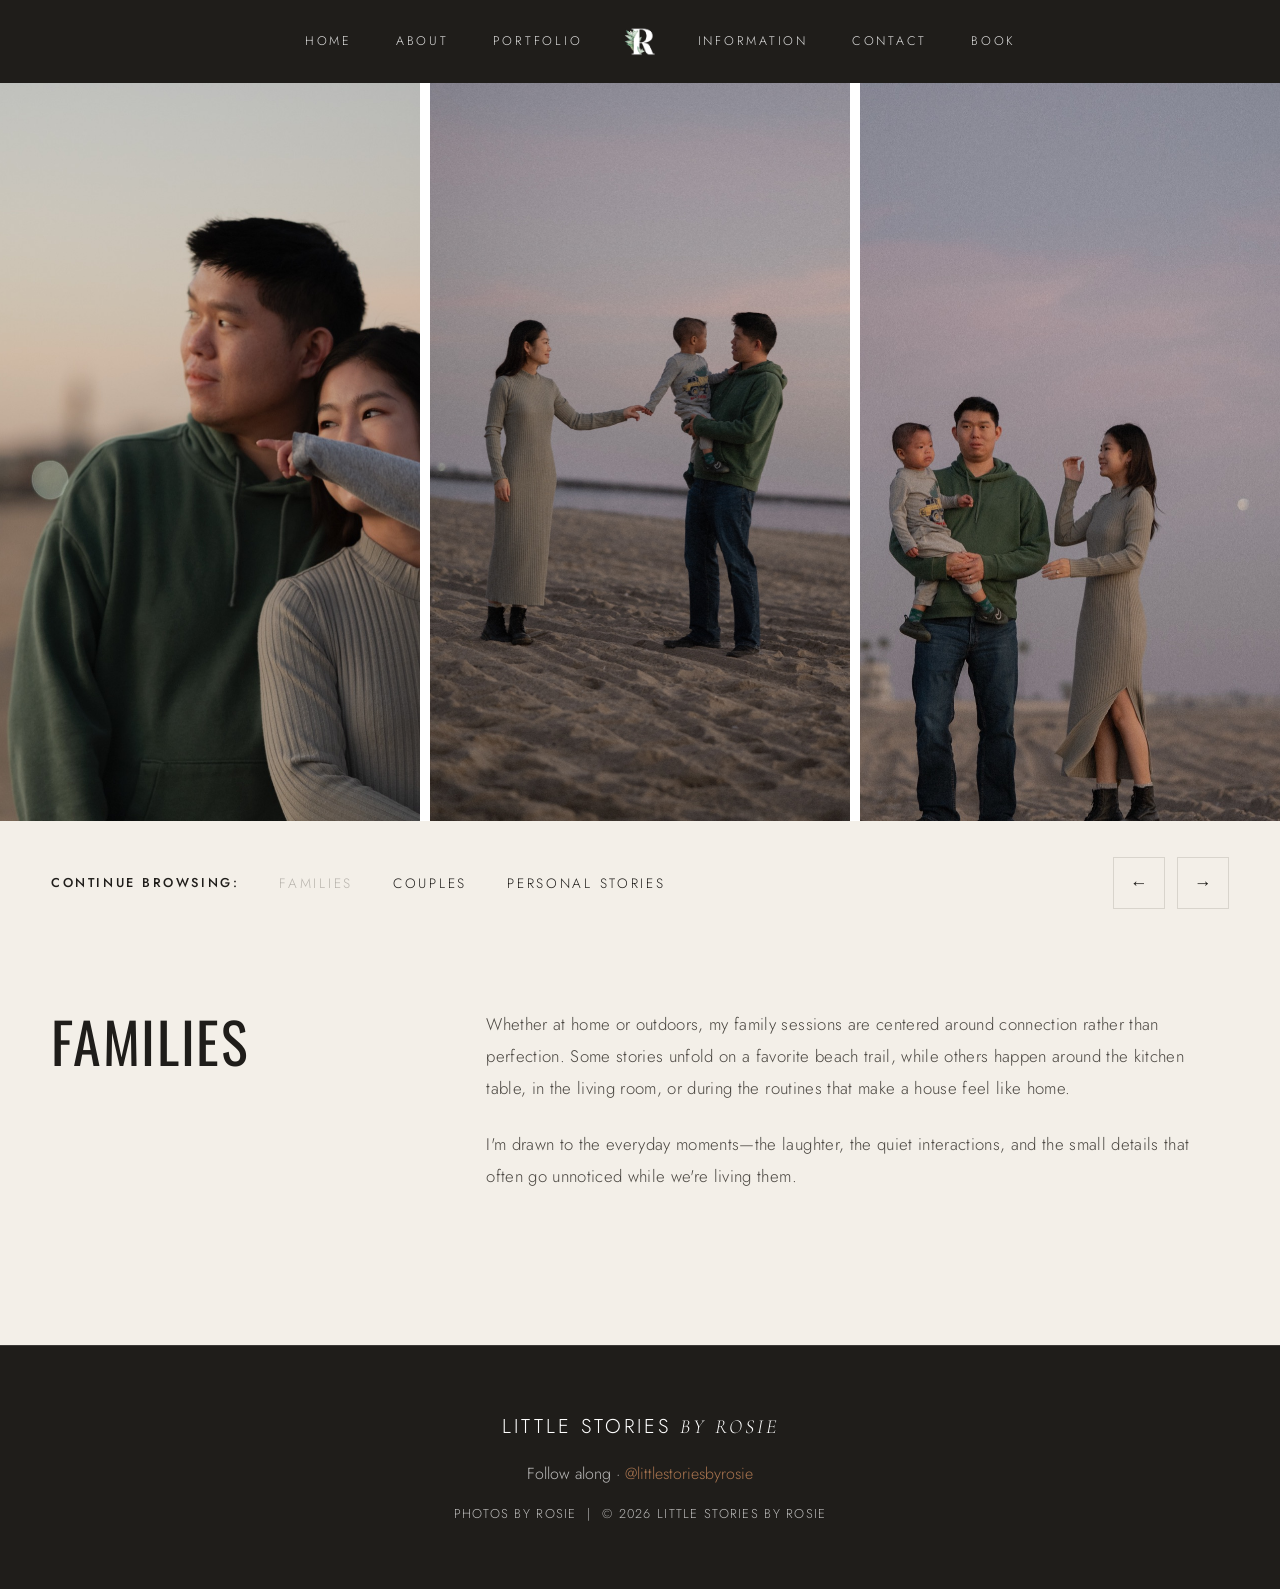
<file: families.html>
<!DOCTYPE html>
<html lang="en">

<head>
  <meta charset="UTF-8">
  <meta name="viewport" content="width=device-width, initial-scale=1.0">
  <title>Families — Little Stories by Rosie</title>

  <link rel="preconnect" href="https://fonts.googleapis.com">
  <link rel="preconnect" href="https://fonts.gstatic.com" crossorigin>
  <link href="https://fonts.googleapis.com/css2?family=Cormorant+Garamond:ital,wght@0,400;1,400;1,500&family=Jost:wght@300;400;500&family=Oswald:wght@300;400;500&display=swap" rel="stylesheet">

  <link rel="stylesheet" href="styles.css">
</head>

<body>

  <!-- ============ NAVIGATION (links back to the home page) ============ -->
    <header class="nav">
    <nav class="nav-group">
      <a href="index.html">Home</a>
      <a href="about.html">About</a>
      <a href="portfolio.html">Portfolio</a>
    </nav>
    <a href="index.html" class="monogram"><img src="images/logo/botanical-r.png" alt="Little Stories by Rosie"></a>
    <nav class="nav-group">
      <a href="info.html">Information</a>
      <a href="contact.html">Contact</a>
      <a href="book.html">Book</a>
    </nav>
  </header>

  <!-- ============ PHOTO STRIP (scrolls sideways) ============ -->
  <section class="gallery-strip">
    <div class="gallery-track">
      <div class="gallery-item"><img src="images/families/DSC_1497-Edit-Edit.jpg" alt="Family session photo"></div>
      <div class="gallery-item"><img src="images/families/DSC_1508-Edit.jpg" alt="Family session photo"></div>
      <div class="gallery-item"><img src="images/families/DSC_1512-Edit-2.jpg" alt="Family session photo"></div>
      <div class="gallery-item"><img src="images/families/DSC_2603.jpg" alt="Family session photo"></div>
      <div class="gallery-item"><img src="images/families/DSC_2622.jpg" alt="Family session photo"></div>
      <div class="gallery-item"><img src="images/families/DSC_2766.jpg" alt="Family session photo"></div>
      <div class="gallery-item"><img src="images/families/DSC_2776-Edit.jpg" alt="Family session photo"></div>
      <div class="gallery-item"><img src="images/families/DSC_2902.jpg" alt="Family session photo"></div>
      <div class="gallery-item"><img src="images/families/DSC_3039.jpg" alt="Family session photo"></div>
      <div class="gallery-item"><img src="images/families/DSC_3105.jpg" alt="Family session photo"></div>
      <div class="gallery-item"><img src="images/families/DSC_3134.jpg" alt="Family session photo"></div>
      <div class="gallery-item"><img src="images/families/DSC_3174.jpg" alt="Family session photo"></div>
      <div class="gallery-item"><img src="images/families/DSC_3435.jpg" alt="Family session photo"></div>
      <div class="gallery-item"><img src="images/families/DSC_3438.jpg" alt="Family session photo"></div>
      <div class="gallery-item"><img src="images/families/DSC_3500.jpg" alt="Family session photo"></div>
      <div class="gallery-item"><img src="images/families/DSC_3614.jpg" alt="Family session photo"></div>
      <div class="gallery-item"><img src="images/families/DSC_3633.jpg" alt="Family session photo"></div></div>
  </section>

  <!-- ============ CONTROLS: category switcher + arrows ============ -->
  <div class="gallery-controls">
    <div class="continue-browsing">
      <span class="cb-label">Continue Browsing:</span>
      <a class="active">Families</a>
      <a href="couples.html">Couples</a>
      <a href="personal-stories.html">Personal Stories</a>
    </div>
    <div class="gallery-arrows">
      <button class="arrow prev" aria-label="Previous photos">&larr;</button>
      <button class="arrow next" aria-label="Next photos">&rarr;</button>
    </div>
  </div>

  <!-- ============ TITLE + DESCRIPTION ============ -->
  <section class="gallery-intro">
    <h1 class="gallery-title">Families</h1>
    <div class="gallery-desc">
      <p>
        Whether at home or outdoors, my family sessions are centered around
        connection rather than perfection. Some stories unfold on a favorite
        beach trail, while others happen around the kitchen table, in the living
        room, or during the routines that make a house feel like home.
      </p>
      <p>
        I'm drawn to the everyday moments&mdash;the laughter, the quiet
        interactions, and the small details that often go unnoticed while
        we're living them.
      </p>
    </div>
  </section>

  <!-- ============ FOOTER ============ -->
  <footer class="footer">
    <a href="index.html" class="brand">Little Stories <em>by Rosie</em></a>
    <p class="social">Follow along &middot; <a href="#">@littlestoriesbyrosie</a></p>
    <p class="credit">PHOTOS BY ROSIE &nbsp;|&nbsp; &copy; 2026 LITTLE STORIES BY ROSIE</p>
  </footer>

  <script src="script.js"></script>

</body>
</html>
</file>
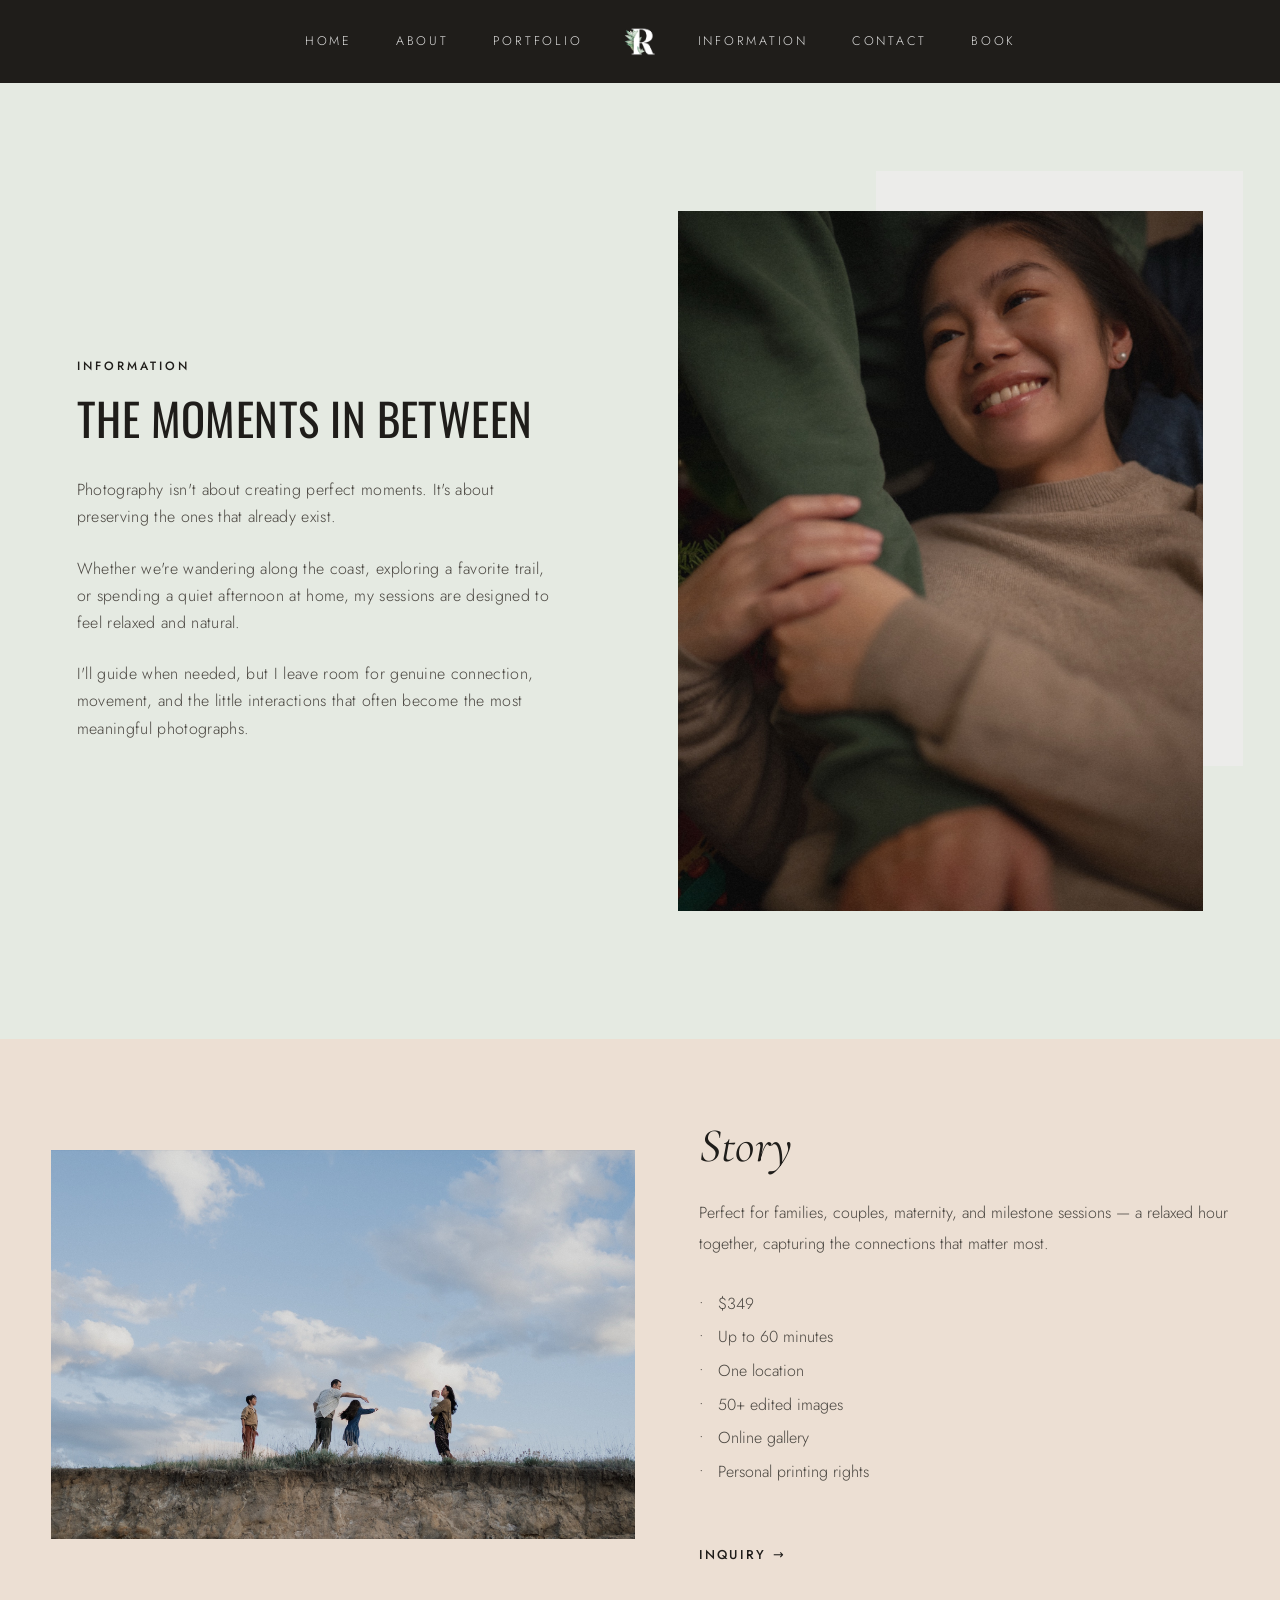
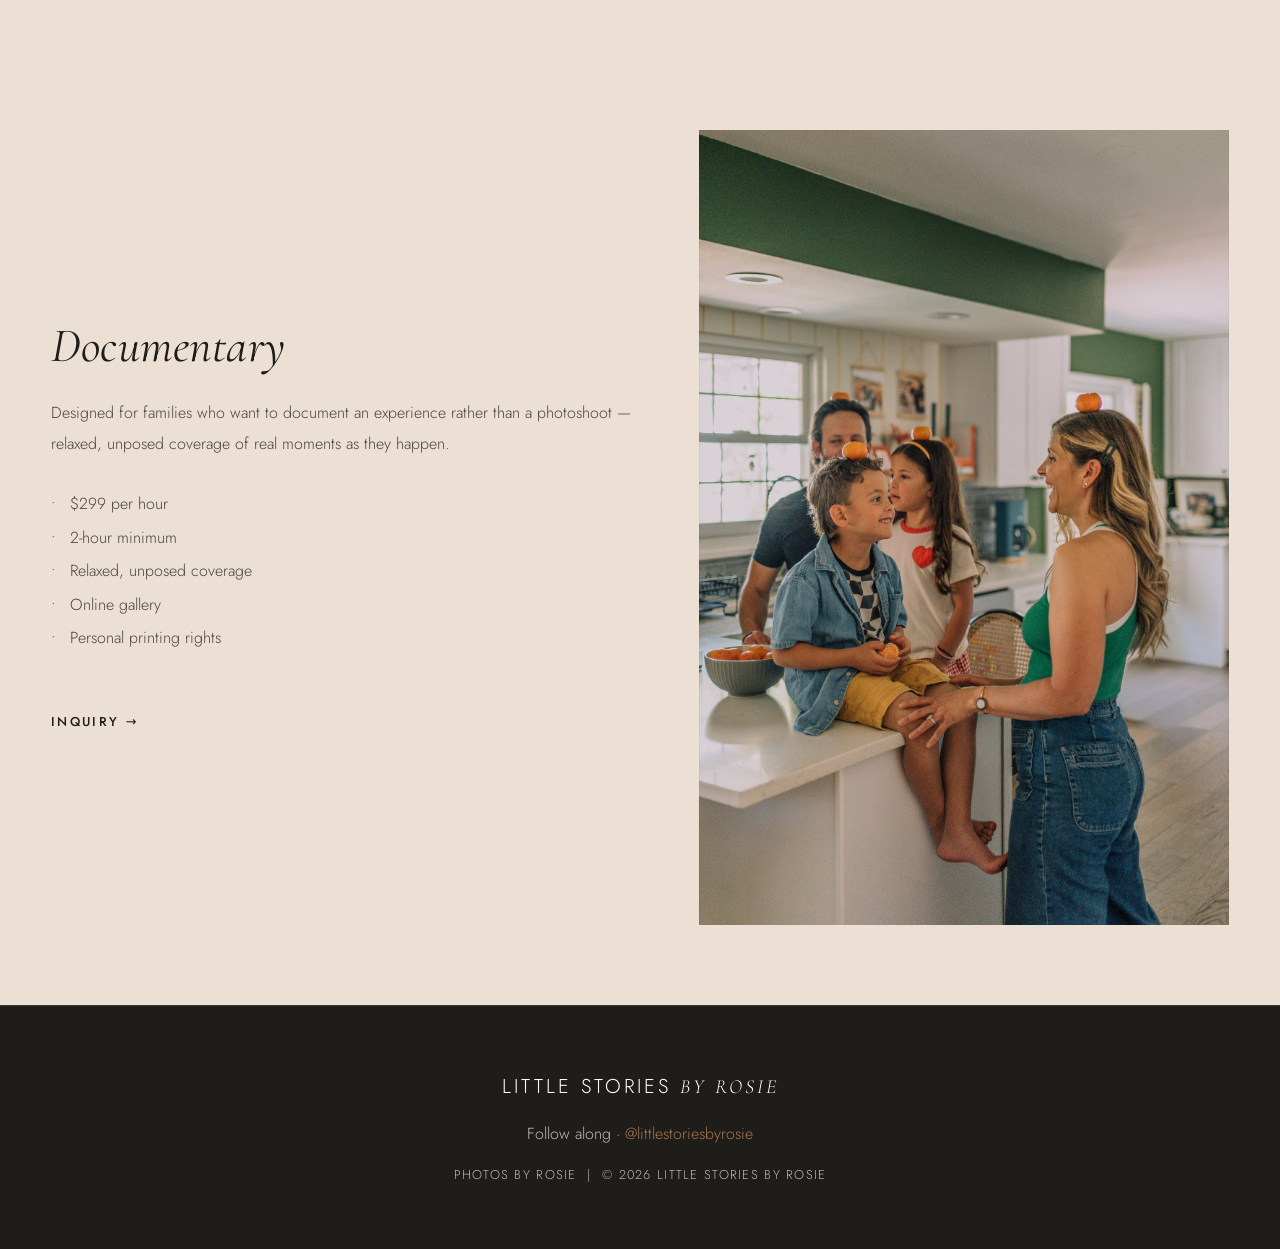
<file: info.html>
<!DOCTYPE html>
<html lang="en">

<head>
  <meta charset="UTF-8">
  <meta name="viewport" content="width=device-width, initial-scale=1.0">
  <title>Info &amp; Pricing — Little Stories by Rosie</title>

  <link rel="preconnect" href="https://fonts.googleapis.com">
  <link rel="preconnect" href="https://fonts.gstatic.com" crossorigin>
  <link href="https://fonts.googleapis.com/css2?family=Cormorant+Garamond:ital,wght@0,400;1,400;1,500&family=Jost:wght@300;400;500&family=Oswald:wght@300;400;500&display=swap" rel="stylesheet">

  <link rel="stylesheet" href="styles.css">
</head>

<body>

    <header class="nav">
    <nav class="nav-group">
      <a href="index.html">Home</a>
      <a href="about.html">About</a>
      <a href="portfolio.html">Portfolio</a>
    </nav>
    <a href="index.html" class="monogram"><img src="images/logo/botanical-r.png" alt="Little Stories by Rosie"></a>
    <nav class="nav-group">
      <a href="info.html">Information</a>
      <a href="contact.html">Contact</a>
      <a href="book.html">Book</a>
    </nav>
  </header>

  <!-- ============ INFO INTRO ============ -->
  <section class="about-section">
    <div class="about-inner">
      <div class="about-text">
        <p class="eyebrow">Information</p>
        <h2 class="about-heading">The Moments In Between</h2>
        <p>
          Photography isn't about creating perfect moments. It's about
          preserving the ones that already exist.
        </p>
        <p>
          Whether we're wandering along the coast, exploring a favorite
          trail, or spending a quiet afternoon at home, my sessions are
          designed to feel relaxed and natural.
        </p>
        <p>
          I'll guide when needed, but I leave room for genuine connection,
          movement, and the little interactions that often become the most
          meaningful photographs.
        </p>
      </div>
      <div class="about-photo">
        <img src="images/couples/DSC_1881-Edit.jpg" alt="A close, candid moment between a couple">
      </div>
    </div>
  </section>

  <!-- ============ SESSIONS / PRICING ============ -->
  <section class="services-section">
    <div class="service-row service-row-1">
    <div class="service-block">
      <div class="service-photo">
        <img src="images/info/story.jpg" alt="A family playing together on a bluff at golden hour">
      </div>
      <div class="service-text">
        <h3 class="service-title">Story</h3>
        <p class="service-desc">
          Perfect for families, couples, maternity, and milestone sessions —
          a relaxed hour together, capturing the connections that matter most.
        </p>
        <ul class="service-list">
          <li>$349</li>
          <li>Up to 60 minutes</li>
          <li>One location</li>
          <li>50+ edited images</li>
          <li>Online gallery</li>
          <li>Personal printing rights</li>
        </ul>
        <a href="contact.html" class="link-arrow">Inquiry <span class="arrow">&rarr;</span></a>
      </div>
    </div>
    </div>

    <div class="service-row service-row-2">
    <div class="service-block reverse">
      <div class="service-photo">
        <img src="images/info/documentary.jpg" alt="A candid, unposed family moment in the kitchen">
      </div>
      <div class="service-text">
        <h3 class="service-title">Documentary</h3>
        <p class="service-desc">
          Designed for families who want to document an experience rather
          than a photoshoot — relaxed, unposed coverage of real moments as
          they happen.
        </p>
        <ul class="service-list">
          <li>$299 per hour</li>
          <li>2-hour minimum</li>
          <li>Relaxed, unposed coverage</li>
          <li>Online gallery</li>
          <li>Personal printing rights</li>
        </ul>
        <a href="contact.html" class="link-arrow">Inquiry <span class="arrow">&rarr;</span></a>
      </div>
    </div>
    </div>
  </section>

  <footer class="footer">
    <a href="index.html" class="brand">Little Stories <em>by Rosie</em></a>
    <p class="social">Follow along &middot; <a href="#">@littlestoriesbyrosie</a></p>
    <p class="credit">PHOTOS BY ROSIE &nbsp;|&nbsp; &copy; 2026 LITTLE STORIES BY ROSIE</p>
  </footer>

  <script src="script.js"></script>

</body>
</html>
</file>
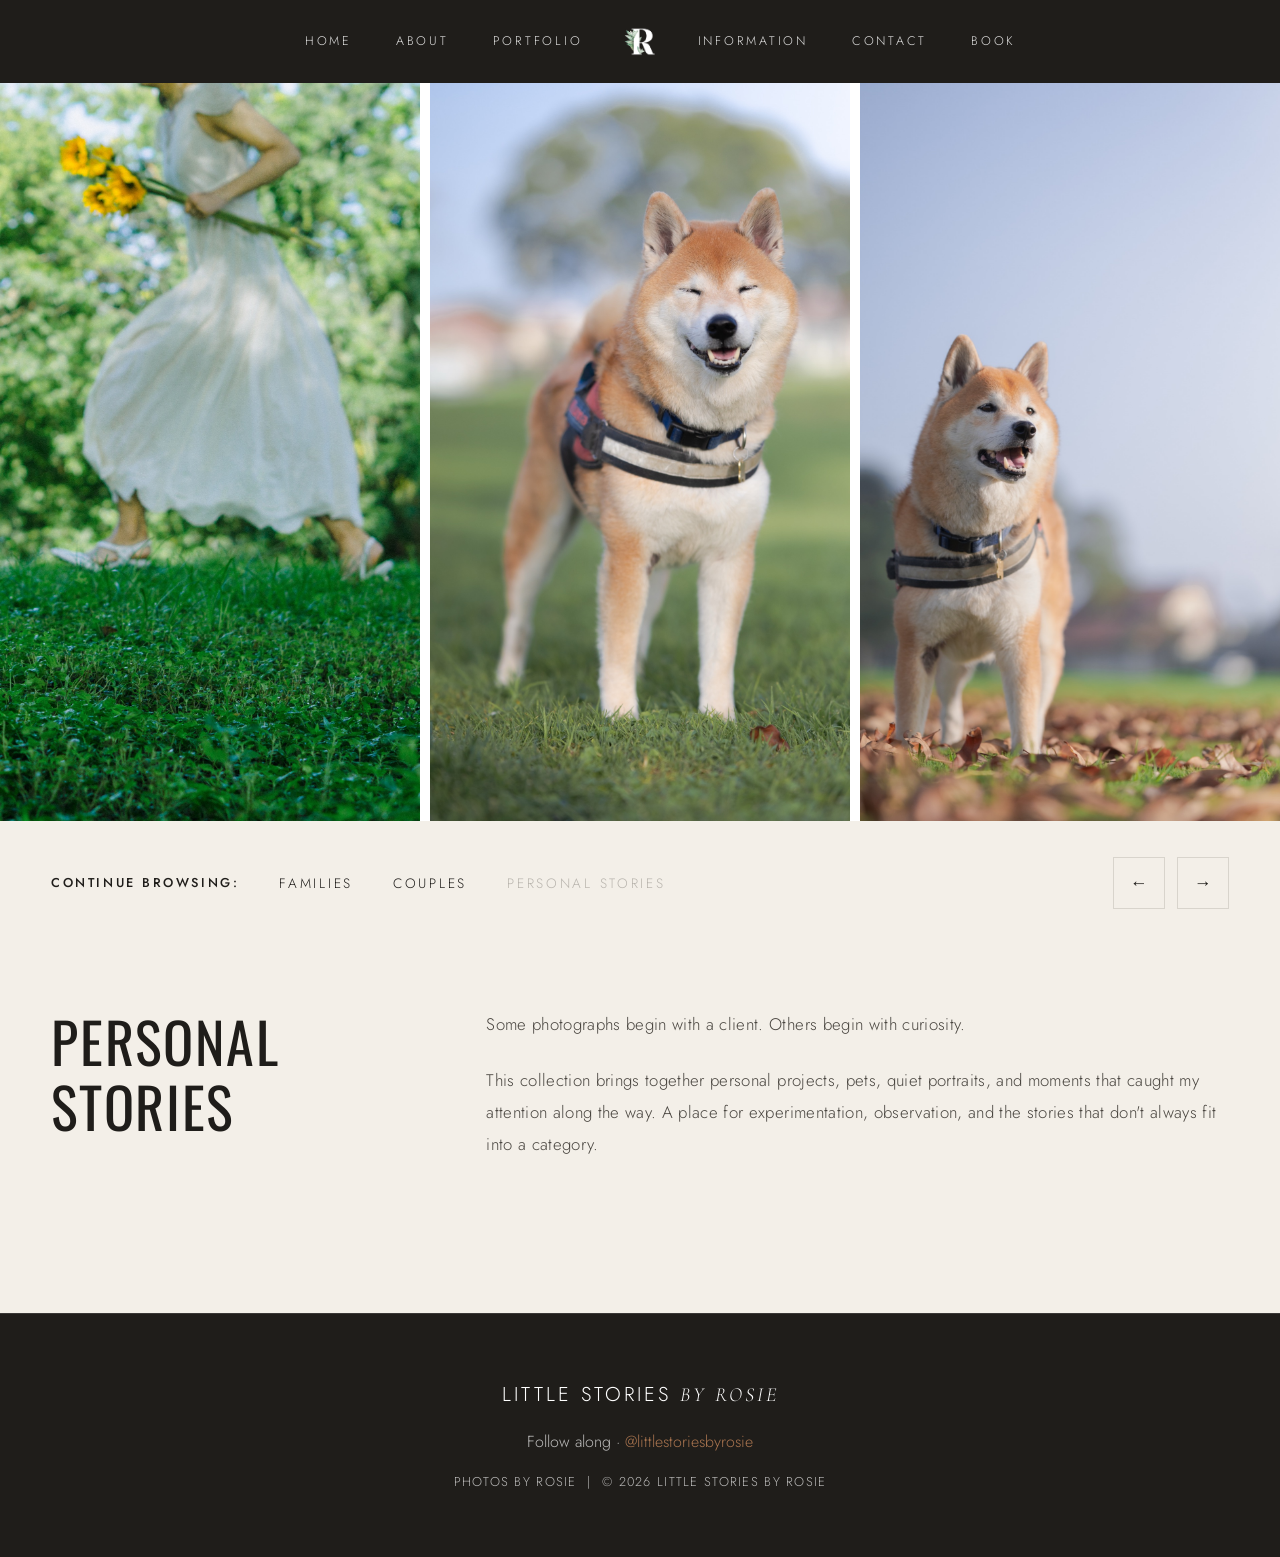
<file: personal-stories.html>
<!DOCTYPE html>
<html lang="en">

<head>
  <meta charset="UTF-8">
  <meta name="viewport" content="width=device-width, initial-scale=1.0">
  <title>Personal Stories — Little Stories by Rosie</title>

  <link rel="preconnect" href="https://fonts.googleapis.com">
  <link rel="preconnect" href="https://fonts.gstatic.com" crossorigin>
  <link href="https://fonts.googleapis.com/css2?family=Cormorant+Garamond:ital,wght@0,400;1,400;1,500&family=Jost:wght@300;400;500&family=Oswald:wght@300;400;500&display=swap" rel="stylesheet">

  <link rel="stylesheet" href="styles.css">
</head>

<body>

    <header class="nav">
    <nav class="nav-group">
      <a href="index.html">Home</a>
      <a href="about.html">About</a>
      <a href="portfolio.html">Portfolio</a>
    </nav>
    <a href="index.html" class="monogram"><img src="images/logo/botanical-r.png" alt="Little Stories by Rosie"></a>
    <nav class="nav-group">
      <a href="info.html">Information</a>
      <a href="contact.html">Contact</a>
      <a href="book.html">Book</a>
    </nav>
  </header>

  <section class="gallery-strip">
    <div class="gallery-track">
      <div class="gallery-item"><img src="images/lifestyle/20210808-DSC03310-Edit.jpg" alt="Lifestyle session photo"></div>
      <div class="gallery-item"><img src="images/lifestyle/DSC_1436.jpg" alt="Lifestyle session photo"></div>
      <div class="gallery-item"><img src="images/lifestyle/DSC_1454.jpg" alt="Lifestyle session photo"></div>
      <div class="gallery-item"><img src="images/lifestyle/DSC_1523-Edit-Edit.jpg" alt="Lifestyle session photo"></div>
      <div class="gallery-item"><img src="images/lifestyle/DSC_1610-Edit-2.jpg" alt="Lifestyle session photo"></div>
      <div class="gallery-item"><img src="images/lifestyle/DSC_1930.jpg" alt="Lifestyle session photo"></div>
      <div class="gallery-item"><img src="images/lifestyle/R0001029.jpg" alt="Lifestyle session photo"></div></div>
  </section>

  <div class="gallery-controls">
    <div class="continue-browsing">
      <span class="cb-label">Continue Browsing:</span>
      <a href="families.html">Families</a>
      <a href="couples.html">Couples</a>
      <a class="active">Personal Stories</a>
    </div>
    <div class="gallery-arrows">
      <button class="arrow prev" aria-label="Previous photos">&larr;</button>
      <button class="arrow next" aria-label="Next photos">&rarr;</button>
    </div>
  </div>

  <section class="gallery-intro">
    <h1 class="gallery-title">Personal Stories</h1>
    <div class="gallery-desc">
      <p>
        Some photographs begin with a client. Others begin with curiosity.
      </p>
      <p>
        This collection brings together personal projects, pets, quiet
        portraits, and moments that caught my attention along the way. A place
        for experimentation, observation, and the stories that don't always
        fit into a category.
      </p>
    </div>
  </section>

  <footer class="footer">
    <a href="index.html" class="brand">Little Stories <em>by Rosie</em></a>
    <p class="social">Follow along &middot; <a href="#">@littlestoriesbyrosie</a></p>
    <p class="credit">PHOTOS BY ROSIE &nbsp;|&nbsp; &copy; 2026 LITTLE STORIES BY ROSIE</p>
  </footer>

  <script src="script.js"></script>

</body>
</html>
</file>
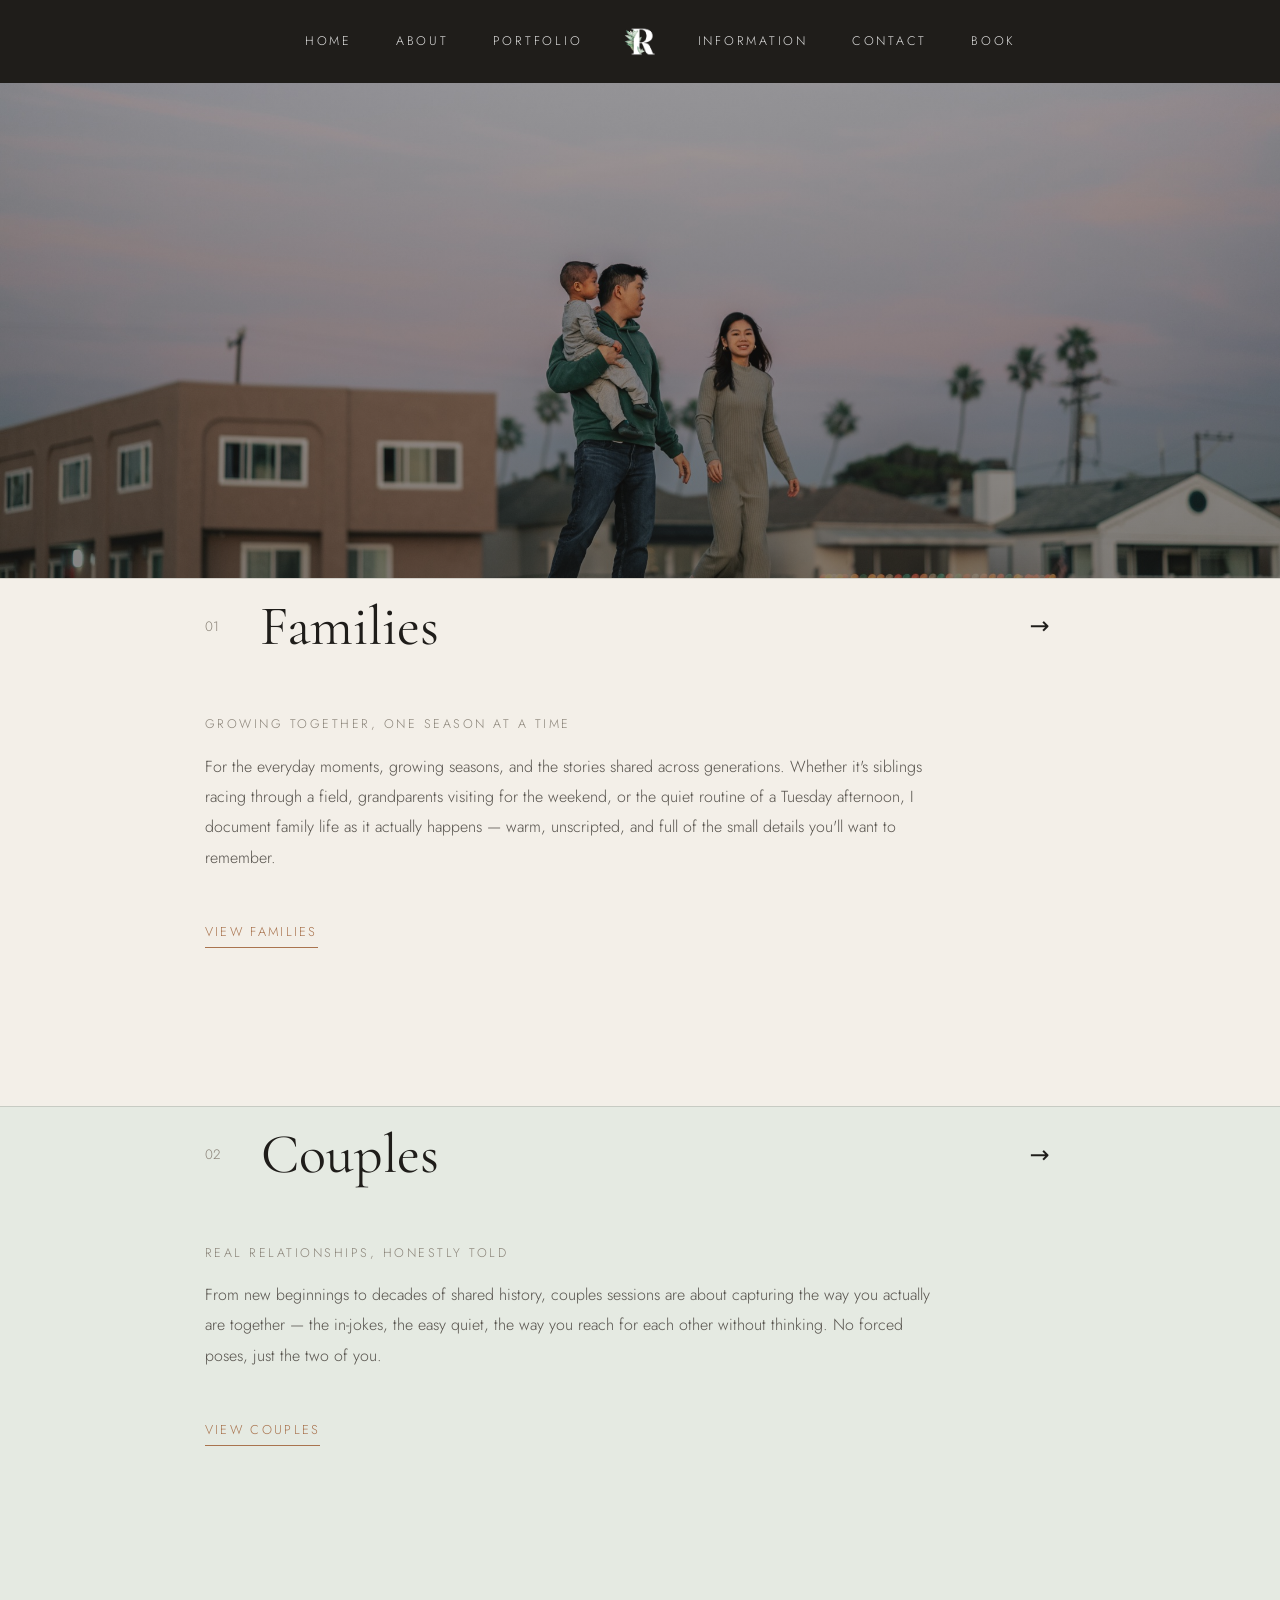
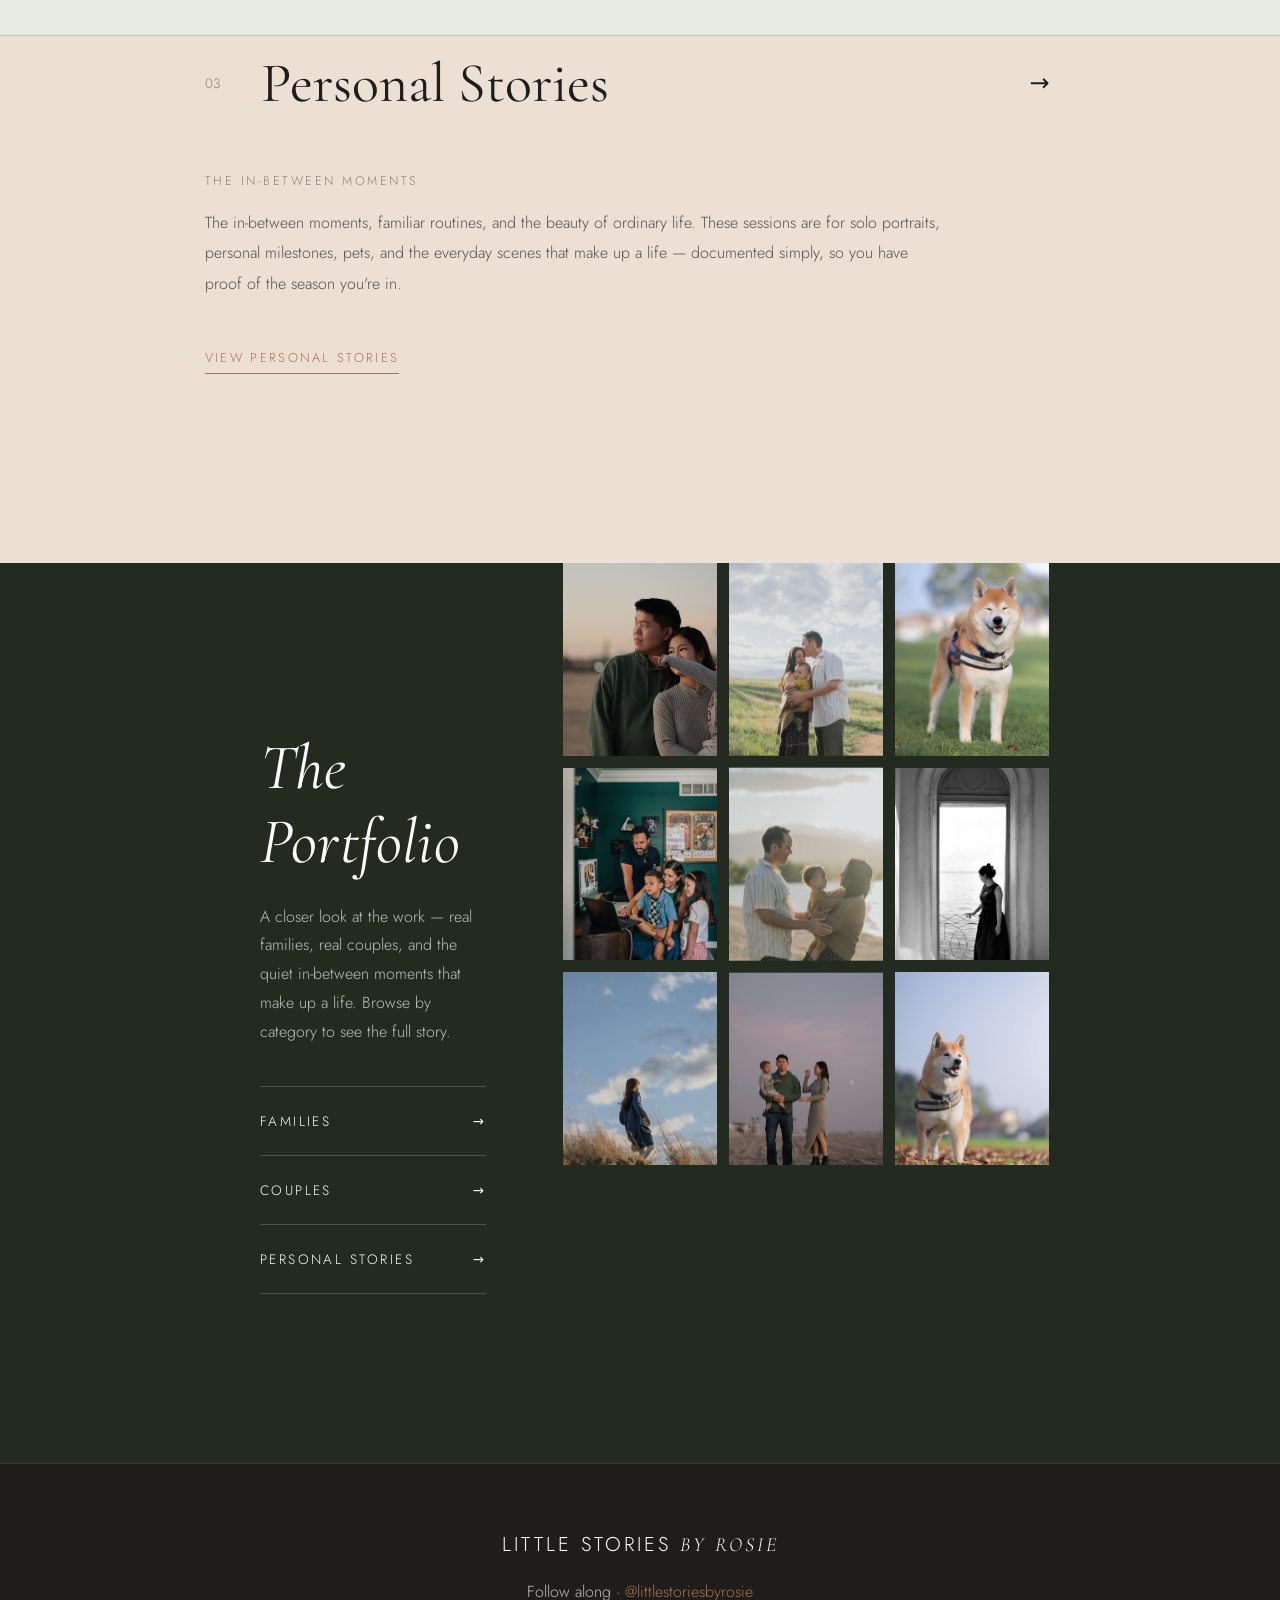
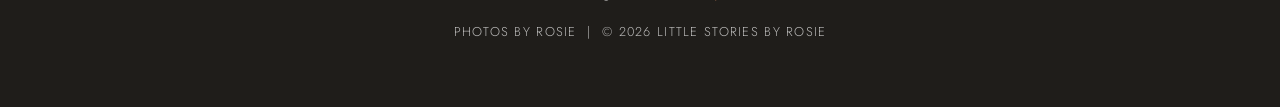
<file: portfolio.html>
<!DOCTYPE html>
<html lang="en">

<head>
  <meta charset="UTF-8">
  <meta name="viewport" content="width=device-width, initial-scale=1.0">
  <title>Portfolio — Little Stories by Rosie</title>

  <link rel="preconnect" href="https://fonts.googleapis.com">
  <link rel="preconnect" href="https://fonts.gstatic.com" crossorigin>
  <link href="https://fonts.googleapis.com/css2?family=Cormorant+Garamond:ital,wght@0,400;1,400;1,500&family=Jost:wght@300;400;500&family=Oswald:wght@300;400;500&display=swap" rel="stylesheet">

  <link rel="stylesheet" href="styles.css">
</head>

<body>

    <header class="nav">
    <nav class="nav-group">
      <a href="index.html">Home</a>
      <a href="about.html">About</a>
      <a href="portfolio.html">Portfolio</a>
    </nav>
    <a href="index.html" class="monogram"><img src="images/logo/botanical-r.png" alt="Little Stories by Rosie"></a>
    <nav class="nav-group">
      <a href="info.html">Information</a>
      <a href="contact.html">Contact</a>
      <a href="book.html">Book</a>
    </nav>
  </header>

  <!-- ============ PAGE HERO ============ -->
  <section class="page-hero" style="background-image:url('images/general/DSC_1488-Edit-2.jpg')"></section>

  <!-- ============ PORTFOLIO ============ -->
  <!-- Three categories, stacked full-width like Studio Reverie's category
       list: a number, a big serif name, and an arrow. -->
  <section class="portfolio portfolio-tight">
    <div class="category-list">

      <div class="category-row-head cat-row-1">
        <span class="category-index">01</span>
        <span class="category-name">Families</span>
        <span class="category-arrow">&rarr;</span>
      </div>
      <div class="category-row-panel cat-row-1">
        <div class="category-row-panel-inner">
          <p class="category-subhead">Growing Together, One Season at a Time</p>
          <p class="category-desc-full">For the everyday moments, growing seasons, and the stories shared across generations. Whether it's siblings racing through a field, grandparents visiting for the weekend, or the quiet routine of a Tuesday afternoon, I document family life as it actually happens — warm, unscripted, and full of the small details you'll want to remember.</p>
          <a href="families.html" class="link-arrow">View Families</a>
        </div>
      </div>

      <div class="category-row-head cat-row-2">
        <span class="category-index">02</span>
        <span class="category-name">Couples</span>
        <span class="category-arrow">&rarr;</span>
      </div>
      <div class="category-row-panel cat-row-2">
        <div class="category-row-panel-inner">
          <p class="category-subhead">Real Relationships, Honestly Told</p>
          <p class="category-desc-full">From new beginnings to decades of shared history, couples sessions are about capturing the way you actually are together — the in-jokes, the easy quiet, the way you reach for each other without thinking. No forced poses, just the two of you.</p>
          <a href="couples.html" class="link-arrow">View Couples</a>
        </div>
      </div>

      <div class="category-row-head cat-row-3">
        <span class="category-index">03</span>
        <span class="category-name">Personal Stories</span>
        <span class="category-arrow">&rarr;</span>
      </div>
      <div class="category-row-panel cat-row-3">
        <div class="category-row-panel-inner">
          <p class="category-subhead">The In-Between Moments</p>
          <p class="category-desc-full">The in-between moments, familiar routines, and the beauty of ordinary life. These sessions are for solo portraits, personal milestones, pets, and the everyday scenes that make up a life — documented simply, so you have proof of the season you're in.</p>
          <a href="personal-stories.html" class="link-arrow">View Personal Stories</a>
        </div>
      </div>

    </div>
  </section>

  <!-- ============ PORTFOLIO SHOWCASE ============ -->
  <!-- Like Studio Reverie's "The Portfolio" section: pinned text on the
       left, a 3x3 grid of real photos on the right that fade in one at a
       time as you scroll past them. -->
  <section class="portfolio-showcase">
    <div class="portfolio-showcase-sticky">
      <h2 class="portfolio-showcase-title">The Portfolio</h2>
      <p class="portfolio-showcase-desc">
        A closer look at the work — real families, real couples, and the
        quiet in-between moments that make up a life. Browse by category
        to see the full story.
      </p>
      <div class="portfolio-showcase-links">
        <a href="families.html">Families <span class="arrow">&rarr;</span></a>
        <a href="couples.html">Couples <span class="arrow">&rarr;</span></a>
        <a href="personal-stories.html">Personal Stories <span class="arrow">&rarr;</span></a>
      </div>
    </div>
    <div class="portfolio-showcase-grid">
      <div class="showcase-col">
        <div class="showcase-photo"><img src="images/showcase/families-1.jpg" alt="Family session photo"></div>
        <div class="showcase-photo"><img src="images/showcase/families-2.jpg" alt="Family session photo"></div>
        <div class="showcase-photo"><img src="images/showcase/families-3.jpg" alt="Family session photo"></div>
        <div class="showcase-photo"><img src="images/showcase/families-4.jpg" alt="Family session photo"></div>
        <div class="showcase-photo"><img src="images/showcase/families-5.jpg" alt="Family session photo"></div>
        <div class="showcase-photo"><img src="images/showcase/families-6.jpg" alt="Family session photo"></div>
        <div class="showcase-photo"><img src="images/showcase/hero-2.jpg" alt="Family session photo"></div>
      </div>
      <div class="showcase-col">
        <div class="showcase-photo"><img src="images/showcase/couples-1.jpg" alt="Couples session photo"></div>
        <div class="showcase-photo"><img src="images/showcase/couples-2.jpg" alt="Couples session photo"></div>
        <div class="showcase-photo"><img src="images/showcase/couples-4.jpg" alt="Couples session photo"></div>
        <div class="showcase-photo"><img src="images/showcase/couples-5.jpg" alt="Couples session photo"></div>
        <div class="showcase-photo"><img src="images/showcase/couples-6.jpg" alt="Couples session photo"></div>
      </div>
      <div class="showcase-col">
        <div class="showcase-photo"><img src="images/showcase/lifestyle-1.jpg" alt="Lifestyle session photo"></div>
        <div class="showcase-photo"><img src="images/showcase/lifestyle-2.jpg" alt="Lifestyle session photo"></div>
        <div class="showcase-photo"><img src="images/showcase/lifestyle-4.jpg" alt="Lifestyle session photo"></div>
        <div class="showcase-photo"><img src="images/showcase/lifestyle-5.jpg" alt="Lifestyle session photo"></div>
        <div class="showcase-photo"><img src="images/showcase/lifestyle-6.jpg" alt="Lifestyle session photo"></div>
      </div>
    </div>
  </section>

  <footer class="footer">
    <a href="index.html" class="brand">Little Stories <em>by Rosie</em></a>
    <p class="social">Follow along &middot; <a href="#">@littlestoriesbyrosie</a></p>
    <p class="credit">PHOTOS BY ROSIE &nbsp;|&nbsp; &copy; 2026 LITTLE STORIES BY ROSIE</p>
  </footer>

  <script src="script.js"></script>

</body>
</html>
</file>
<file: styles.css>
/* ============================================================
   LITTLE STORIES BY ROSIE
   A Harlow-inspired design: modern, bold, minimal.
   Cream backgrounds, dark text, big images, airy spacing.
   ============================================================ */

/* --- Color & font variables (change these to re-theme the whole site) --- */
:root {
  --cream:   #f3efe8;   /* warm off-white background */
  --dark:    #1f1d1a;   /* near-black for dark sections & text */
  --text:    #34302b;   /* body text */
  --muted:   #8a8378;   /* soft grey-brown for labels */
  --accent:  #a9744f;   /* warm terracotta accent */
  --ink:     #232a20;   /* deep green-black for the full-screen nav overlay */
  --sans: 'Jost', system-ui, sans-serif;          /* modern headings & body */
  --serif: 'Cormorant Garamond', Georgia, serif;   /* elegant italic accents */
}

* { margin: 0; padding: 0; box-sizing: border-box; }

/* overflow-x lives on <html>, not <body> — Safari silently breaks
   position:sticky on any descendant once <body> itself has a non-visible
   overflow value on either axis (a long-documented WebKit quirk). */
html { overflow-x: hidden; }

body {
  font-family: var(--sans);
  font-weight: 300;
  color: var(--text);
  background: var(--cream);
  line-height: 1.7;
  -webkit-font-smoothing: antialiased;
}

img { display: block; width: 100%; }

/* "Eyebrow" = the small UPPERCASE label above headings (a Harlow signature). */
.eyebrow {
  font-size: 0.75rem;
  letter-spacing: 0.25em;
  text-transform: uppercase;
  color: var(--muted);
  margin-bottom: 1rem;
}
.center { text-align: center; }

/* Headings: large, light-weight, with an italic serif for emphasis. */
h1, h2, h3 { font-weight: 400; line-height: 1.15; letter-spacing: 0.01em; }
h1 em, h2 em, .brand em { font-family: var(--serif); font-style: italic; }

/* Wordmark used in the footer */
.brand {
  font-size: 1.25rem;
  letter-spacing: 0.15em;
  text-transform: uppercase;
  text-decoration: none;
  color: var(--text);
}

/* ---------------- NAVIGATION ---------------- */
/* A solid dark bar fixed to the top, with a centered monogram between two
   groups of links — every page shows the full link list, so visitors can
   jump anywhere from anywhere. */
.nav {
  position: sticky;
  top: 0;
  z-index: 500;
  display: flex;
  align-items: center;
  justify-content: center;
  gap: 3vw;
  background: var(--dark);
  padding: 1.4rem 4vw;
}
.nav-group {
  display: flex;
  gap: 2.75rem;
  flex: 1;
}
.nav-group:first-of-type { justify-content: flex-end; }
.nav-group:last-of-type { justify-content: flex-start; }
.nav-group a {
  font-size: 0.78rem;
  letter-spacing: 0.22em;
  text-transform: uppercase;
  text-decoration: none;
  color: rgba(255,255,255,0.85);
  transition: color 0.3s;
}
.nav-group a:hover { color: #fff; }
.monogram {
  text-decoration: none;
  line-height: 1;
  flex-shrink: 0;
  display: inline-flex;
}
.monogram img { width: 2.4rem; height: auto; }

/* ---------------- HERO ---------------- */
.hero {
  position: relative;
  height: calc(100vh - 66px);  /* fill the screen below the nav bar */
  min-height: 560px;
  overflow: hidden;
  display: flex;
  align-items: center;
  justify-content: center;
  text-align: center;
  color: #fff;
}
/* The parallax container. script.js shifts it slower than the page on scroll,
   so the wordmark appears to lift away faster than the photo. */
.hero-bg {
  position: absolute;
  inset: 0;
  z-index: 0;
  will-change: transform;
}
/* Each photo layer. They crossfade on a timer; only the ".is-active" one shows. */
.hero-slide {
  position: absolute;
  inset: 0;
  background-size: cover;
  background-position: center 70%;
  opacity: 0;
  transition: opacity 1.6s ease-in-out;   /* the crossfade between photos */
}
.hero-slide.is-active { opacity: 1; }
/* A soft dark overlay so the white text stays readable over any photo */
.hero-bg::after {
  content: '';
  position: absolute;
  inset: 0;
  background: linear-gradient(rgba(30,29,26,0.28), rgba(30,29,26,0.42));
}
/* Keep the text above the background */
.hero-inner { position: relative; z-index: 2; transform: translateY(-180px); }
/* The italic wordmark across the middle */
.hero-brand {
  font-family: var(--serif);
  font-style: italic;
  font-weight: 400;
  font-size: clamp(2rem, 5vw, 3.4rem);
  letter-spacing: 0.01em;
  line-height: 1.2;
}
/* The tagline flowing just below the wordmark */
.hero-tagline {
  margin-top: 1.75rem;
  text-align: center;
  font-size: clamp(0.85rem, 1.6vw, 1.05rem);
  letter-spacing: 0.02em;
  line-height: 1.9;
  color: rgba(255,255,255,0.92);
}

/* ---------------- PAGE HERO (simple title banner: Portfolio, etc.) ---------------- */
.page-hero {
  position: relative;
  height: 55vh;
  min-height: 340px;
  background-size: cover;
  background-position: center;
  display: flex;
  align-items: center;
  justify-content: center;
}
.page-hero::after {
  content: '';
  position: absolute;
  inset: 0;
  background: linear-gradient(rgba(30,29,26,0.3), rgba(30,29,26,0.45));
}
.page-hero h1 {
  position: relative;
  z-index: 1;
  font-family: 'Oswald', var(--sans);
  font-weight: 300;
  text-transform: uppercase;
  letter-spacing: 0.1em;
  color: #fff;
  font-size: clamp(2.75rem, 7vw, 5rem);
}

/* ---------------- BUTTONS ---------------- */
.btn {
  display: inline-block;
  padding: 1rem 2.75rem;
  font-size: 0.75rem;
  letter-spacing: 0.25em;
  text-transform: uppercase;
  text-decoration: none;
  color: #fff;
  border: 1px solid rgba(255,255,255,0.7);
  transition: background 0.3s, color 0.3s;
}
.btn:hover { background: #fff; color: var(--dark); }
.btn-light { border-color: rgba(255,255,255,0.7); }

.link-arrow {
  display: inline-block;
  margin-top: 1.5rem;
  font-size: 0.8rem;
  letter-spacing: 0.18em;
  text-transform: uppercase;
  text-decoration: none;
  color: var(--accent);
  border-bottom: 1px solid var(--accent);
  padding-bottom: 4px;
}
.service-text .link-arrow { border-bottom: none; color: var(--dark); font-weight: 500; }
.service-text .link-arrow:hover { font-weight: 700; color: #000; }
.service-text .link-arrow .arrow {
  width: auto;
  height: auto;
  border: none;
  background: transparent;
  color: inherit;
  font-size: inherit;
}
.service-text .link-arrow:hover .arrow { background: transparent; color: inherit; }

/* ---------------- ABOUT (text left, photo right with offset block) ---------------- */
.about-section {
  background: #e5eae2;   /* soft sage */
  padding: 8rem 6vw;
}
.about-inner {
  display: grid;
  grid-template-columns: 1fr 1fr;
  gap: 6vw;
  align-items: center;
  max-width: 1300px;
  margin: 0 auto;        /* center the content, but the white bg fills the screen */
}
.about-text .eyebrow { color: var(--dark); font-weight: 500; }
/* The big condensed uppercase headline */
.about-heading {
  font-family: 'Oswald', var(--sans);
  font-weight: 400;
  text-transform: uppercase;
  color: var(--dark);
  font-size: clamp(1.9rem, 3.5vw, 3.1rem);
  line-height: 1.15;
  letter-spacing: 0.01em;
  margin-bottom: 2rem;
}
.about-text p:not(.eyebrow) {
  color: #4a4640;
  letter-spacing: 0.02em;
  margin-bottom: 1.5rem;
  max-width: 30rem;
}

/* Photo with a soft grey rectangle offset behind its top-right corner */
.about-photo { position: relative; }
.about-photo::before {
  content: '';
  position: absolute;
  top: -2.5rem;
  right: -2.5rem;
  width: 70%;
  height: 85%;
  background: #ececea;
  z-index: 0;
}
.about-photo img {
  position: relative;
  z-index: 1;
  aspect-ratio: 3/4;
  object-fit: cover;
}

/* Full-width divider photo between the About intro and "A Closer Look" */
/* object-position biased down: the subject (a horse in a red blanket) sits
   in the lower half of the source photo, and a plain center crop on a very
   wide/short banner was cutting it off entirely. */
.about-banner { padding: 0 4vw; }
.about-banner img {
  width: 100%; height: 65vh; min-height: 380px; object-fit: cover; object-position: center 80%; display: block;
}

/* ---------------- A CLOSER LOOK (About page, second section) ---------------- */
.closer-look { padding: 7rem 4vw 8rem; background: #fff; }
.closer-look .eyebrow { color: var(--dark); font-weight: 500; margin-bottom: 1rem; }
.closer-look > h2 {
  font-family: 'Oswald', var(--sans);
  font-weight: 400;
  text-transform: uppercase;
  color: var(--dark);
  font-size: clamp(1.8rem, 3.5vw, 2.6rem);
  letter-spacing: 0.02em;
  margin-bottom: 4rem;
}
.closer-look-grid {
  display: grid;
  grid-template-columns: 1fr 1fr;
  gap: 5vw;
  max-width: 1100px;
  margin: 0 auto;
}
.closer-look-grid p { color: #4a4640; line-height: 1.9; margin-bottom: 1.5rem; }

/* ---------------- SESSIONS / PRICING ---------------- */
.service-row { padding: 5rem 4vw; background: #ecdfd3; }  /* warm blush */
.service-block {
  display: grid;
  grid-template-columns: 1.1fr 1fr;
  gap: 5vw;
  align-items: center;
  max-width: 1200px;
  margin: 0 auto;
}
.service-block.reverse .service-photo { order: 2; }
.service-block.reverse .service-text { order: 1; }
.service-photo { overflow: hidden; }
.service-photo img { width: 100%; height: auto; object-fit: cover; display: block; }
.service-title {
  font-family: var(--serif);
  font-style: italic;
  font-weight: 400;
  color: var(--dark);
  font-size: clamp(2rem, 4vw, 3rem);
  margin-bottom: 1.5rem;
}
.service-desc { color: #4a4640; line-height: 1.9; margin-bottom: 1.75rem; }
.service-list { list-style: none; margin-bottom: 2rem; }
.service-list li {
  color: #4a4640;
  line-height: 2.1;
  padding-left: 1.2em;
  position: relative;
}
.service-list li::before { content: '\2022'; position: absolute; left: 0; }  /* bullet dot */

/* ---------------- PINNED PHOTO COLLAGE (Home page signature moment) ----------------
   A tall section: the heading stays pinned centered in the viewport (via
   position:sticky) while real portfolio photos, scattered around it,
   fade + rise into place as the visitor scrolls past. */
.collage-pin {
  position: relative;
  height: 220vh;
  background: var(--cream);
}
.collage-sticky {
  position: sticky;
  top: 0;
  height: 100vh;
  display: flex;
  flex-direction: column;
  align-items: center;
  justify-content: center;
  gap: 1.1rem;
  padding: 0 6vw;
  text-align: center;
  z-index: 2;
}
.collage-mark { margin-bottom: 0.5rem; opacity: 0.55; }
.collage-mark img { width: 2.75rem; height: auto; }
.collage-heading {
  font-family: var(--serif);
  font-weight: 400;
  font-style: italic;
  color: var(--dark);
  font-size: clamp(2.1rem, 5vw, 3.6rem);
  max-width: 20ch;
  line-height: 1.2;
}
.collage-copy { max-width: 40ch; color: #57534d; }
.collage-photo {
  position: absolute;
  width: clamp(190px, 19vw, 270px);
  box-shadow: 0 30px 60px -20px rgba(31,29,26,0.35);
  z-index: 1;
  aspect-ratio: 3/4;
  object-fit: cover;
}
/* Positioned with "right"/"left: calc(50% + ...)" rather than a plain vw
   offset from the edge — that measures outward from the CENTER, so the
   photos always keep a guaranteed gap from the text column no matter how
   narrow or wide the window is, instead of drifting inward and overlapping it. */
.cp-1 { top: 0vh;   right: calc(50% + max(300px, 16vw)); width: clamp(280px, 27vw, 380px); }
.cp-2 { top: 6vh;   left:  calc(50% + max(300px, 20vw)); width: clamp(220px, 20vw, 300px); aspect-ratio: 4/3; }
.cp-4 { top: 50vh;  left:  calc(50% + max(300px, 16vw)); width: clamp(260px, 25vw, 360px); aspect-ratio: 4/3; }
.cp-5 { top: 84vh;  right: calc(50% + max(300px, 18vw)); width: clamp(220px, 21vw, 300px); }
.cp-6 { top: 92vh;  left:  calc(50% + max(300px, 23vw)); width: clamp(280px, 28vw, 380px); }
.cp-7 { top: 128vh; right: calc(50% + max(300px, 16vw)); width: clamp(200px, 19vw, 270px); aspect-ratio: 1/1; }
.cp-8 { top: 136vh; left:  calc(50% + max(300px, 19vw)); width: clamp(240px, 23vw, 320px); }
.cp-9 { top: 172vh; right: calc(50% + max(300px, 21vw)); width: clamp(210px, 19vw, 280px); aspect-ratio: 4/3; }

/* ---------------- PORTFOLIO (3 category columns) ---------------- */
.portfolio { padding: 7rem 4vw 0; background: #f1ebe1; }  /* warm cream */
.portfolio-tight { padding-top: 0; }
.portfolio-tight .category-list { margin-top: 0; }
.portfolio-intro { max-width: 40rem; margin: 0 auto 5rem; }
.portfolio-intro h2 {
  font-family: 'Oswald', var(--sans);
  font-weight: 400;
  text-transform: uppercase;
  color: var(--dark);
  font-size: clamp(1.8rem, 3.5vw, 2.6rem);
  letter-spacing: 0.02em;
  margin-bottom: 1.5rem;
}
.portfolio-intro p:not(.eyebrow) { color: #4a4640; line-height: 1.9; }

/* Pinned stacking category list — like Studio Reverie's "Weddings /
   Editorial / Education" list: each header sticks in place once you
   scroll to it and STAYS stuck there permanently, accumulating into a
   stack (Weddings stays pinned as Editorial's turn comes, and so on),
   while the current category's fuller description scrolls past
   underneath.

   The header/panel pairs are INTERLEAVED in the actual markup (head1,
   panel1, head2, panel2, head3, panel3) in normal document flow — not
   grouped as "all headers, then all panels". That matters: a sticky
   element only starts sticking once scrolling would carry its natural
   position past its `top` value. If all three headers were grouped
   together at the very start of the list, they'd all be near their
   sticky targets simultaneously and the whole stack would form at once,
   right when the list appears. Interleaved, header 2's natural position
   sits after panel 1's height — so it only reaches the stack once
   you've actually scrolled through category 1's content. */
.category-list {
  margin: 3rem -4vw 0;
  /* script.js measures the real nav/header heights (which vary by
     browser/OS/zoom/font-load) and sets --nav-h/--head-h for real;
     these are just fallback values for the instant before that runs. */
  --nav-h: 84px;
  --head-h: 140px;
}
/* The header: number, name, arrow. Indented well past the edge so the
   title sits nearer the row's center instead of hugging the left, and
   padded well short of the right edge so the arrow isn't flush against
   it. Each has its OWN opaque background — a sticky element doesn't
   block out what's beneath it automatically, so without this the panel
   text scrolling underneath would show straight through it. */
.category-row-head {
  position: sticky;
  display: flex;
  align-items: center;
  gap: 2.5rem;
  width: 100%;
  height: var(--head-h);
  padding: 0 18vw 0 max(4vw, 16vw);
  border-top: 1px solid rgba(31,29,26,0.15);
}
.category-row-head.cat-row-1 { top: var(--nav-h); z-index: 3; background: var(--cream); }
.category-row-head.cat-row-2 { top: calc(var(--nav-h) + var(--head-h)); z-index: 2; background: #e5eae2; }
.category-row-head.cat-row-3 {
  top: calc(var(--nav-h) + 2 * var(--head-h));
  z-index: 1;
  background: #ecdfd3;
}
.category-index {
  font-size: 0.85rem;
  letter-spacing: 0.05em;
  color: var(--muted);
  flex-shrink: 0;
}
.category-name {
  font-family: var(--serif);
  font-weight: 400;
  font-size: clamp(2.1rem, 5vw, 3.5rem);
  color: var(--dark);
  flex: 1;
}
.category-arrow {
  font-size: 1.5rem;
  color: var(--dark);
  flex-shrink: 0;
  transition: transform 0.35s ease;
}
.category-row-head:hover .category-arrow { transform: translateX(10px); }
/* The panel flows normally right after its header. Each has its own
   opaque background matching its header. */
.category-row-panel {
  min-height: 48vh;
  padding-top: 2.5rem;
}
.category-row-panel.cat-row-1 { background: var(--cream); }
.category-row-panel.cat-row-2 { background: #e5eae2; }
.category-row-panel.cat-row-3 { background: #ecdfd3; }
.category-row-panel-inner {
  max-width: 62rem;
  padding: 0 4vw 3.5rem max(4vw, 16vw);
}
.category-subhead {
  font-size: 0.78rem;
  letter-spacing: 0.2em;
  text-transform: uppercase;
  color: var(--muted);
  margin-bottom: 1rem;
}
.category-desc-full { color: #57534d; line-height: 1.9; margin-bottom: 1.5rem; }

/* ---------------- PORTFOLIO SHOWCASE ----------------
   Like Studio Reverie's "The Portfolio" section: pinned text on the left
   (the section is a 2-column grid, so the sticky text's containing block
   is exactly as tall as the photo grid beside it — a standard, reliable
   sticky-sidebar pattern), with a 3x3 grid of photos on the right that
   fade + rise into place one at a time as you scroll past them. */
.portfolio-showcase {
  display: grid;
  grid-template-columns: 42% 58%;
  background: var(--ink);
}
.portfolio-showcase-sticky {
  position: sticky;
  top: 0;
  height: 100vh;
  display: flex;
  flex-direction: column;
  justify-content: center;
  padding: 0 4vw 0 calc(max(4vw, 16vw) + 55px);
}
.portfolio-showcase-title {
  font-family: var(--serif);
  font-style: italic;
  font-weight: 400;
  font-size: clamp(2.4rem, 5vw, 4rem);
  color: #fff;
  margin-bottom: 1.5rem;
}
.portfolio-showcase-desc {
  color: rgba(255,255,255,0.7);
  max-width: 26rem;
  line-height: 1.8;
  margin-bottom: 2.5rem;
}
.portfolio-showcase-links { border-top: 1px solid rgba(255,255,255,0.2); }
.portfolio-showcase-links a {
  display: flex;
  align-items: center;
  justify-content: space-between;
  padding: 1.4rem 0;
  border-bottom: 1px solid rgba(255,255,255,0.2);
  text-decoration: none;
  color: #fff;
  font-size: 0.85rem;
  letter-spacing: 0.18em;
  text-transform: uppercase;
}
.portfolio-showcase-links .arrow {
  width: auto;
  height: auto;
  border: none;
  font-size: inherit;
  color: inherit;
  transition: transform 0.35s ease;
}
.portfolio-showcase-links a:hover .arrow { background: transparent; color: inherit; }
.portfolio-showcase-links a:hover .arrow { transform: translateX(8px); }
.portfolio-showcase-grid {
  display: flex;
  align-items: flex-start;
  gap: 12px;
  overflow: hidden;
  padding: 0 18vw 0 2vw;
}
.showcase-col {
  display: flex;
  flex-direction: column;
  flex: 1;
  gap: 12px;
  will-change: transform;
}
.showcase-photo {
  overflow: hidden;
  aspect-ratio: 4 / 5;
}
.portfolio-showcase-grid img {
  width: 100%;
  height: 100%;
  object-fit: cover;
  transform-origin: center;
  animation: showcase-kenburns 16s ease-in-out infinite alternate;
}
.showcase-col:nth-child(1) .showcase-photo img { animation-delay: -2s; }
.showcase-col:nth-child(2) .showcase-photo img { animation-delay: -7s; }
.showcase-col:nth-child(3) .showcase-photo img { animation-delay: -12s; }
@keyframes showcase-kenburns {
  from { transform: scale(1); }
  to { transform: scale(1.12); }
}
@media (prefers-reduced-motion: reduce) {
  .portfolio-showcase-grid img { animation: none; }
}

/* Solid black button ("View Images") */
.btn-solid {
  display: inline-block;
  padding: 1rem 2.5rem;
  background: var(--dark);
  color: #fff;
  font-size: 0.75rem;
  letter-spacing: 0.22em;
  text-transform: uppercase;
  text-decoration: none;
  transition: background 0.3s, transform 0.3s;
}
.btn-solid:hover { background: #000; transform: translateY(-3px); }

/* ---------------- BOOK ---------------- */
.book-section { background: #e5eae2; padding: 7rem 4vw 8rem; }  /* soft sage, distinct from Contact's warm cream */
.book-heading {
  font-family: 'Oswald', var(--sans);
  font-weight: 400;
  text-transform: uppercase;
  color: var(--dark);
  font-size: clamp(2rem, 4vw, 3rem);
  letter-spacing: 0.03em;
  margin: 0.5rem 0 4rem;
}
.book-step { max-width: 900px; margin: 0 auto; }
.book-step + .book-step { margin-top: 4.5rem; }
.book-step-label {
  font-size: 0.78rem;
  letter-spacing: 0.2em;
  text-transform: uppercase;
  color: var(--dark);
  font-weight: 500;
  margin-bottom: 2rem;
}

/* Step 1: session cards */
.session-grid { display: grid; grid-template-columns: 1fr 1fr; gap: 2.5rem; }
.session-card {
  font-family: var(--sans);
  text-align: center;
  background: transparent;
  border: 1px solid var(--dark);
  padding: 2.75rem 1.5rem;
  cursor: pointer;
  transition: background 0.3s, color 0.3s;
}
.session-card h3 {
  font-family: 'Oswald', var(--sans);
  font-weight: 400;
  text-transform: uppercase;
  letter-spacing: 0.03em;
  font-size: 1.4rem;
  margin-bottom: 1rem;
}
.session-price { font-size: 1.6rem; font-family: var(--serif); font-style: italic; margin-bottom: 0.5rem; }
.session-deposit { font-size: 0.78rem; letter-spacing: 0.08em; color: var(--muted); }
.session-card:hover { background: rgba(31,29,26,0.05); }
.session-card.is-selected { background: var(--dark); color: #fff; }
.session-card.is-selected .session-deposit { color: rgba(255,255,255,0.7); }

/* Step 2: Cal.com inline calendar container */
.cal-inline { width: 100%; min-height: 600px; background: #fff; border: 1px solid var(--dark); }

/* Step 3: deposit payment */
.deposit-box {
  border: 1px solid var(--dark);
  padding: 2.75rem 3rem;
  text-align: center;
}
.deposit-box p { color: #4a4640; line-height: 1.9; max-width: 34rem; margin: 0 auto 1.25rem; }
.deposit-box strong { color: var(--dark); }
.deposit-pay-button { margin-bottom: 1.75rem; }
.deposit-note { font-size: 0.9rem; }
.deposit-policy { font-size: 0.8rem; color: var(--muted); margin-top: -0.5rem; }

/* ---------------- CONTACT ---------------- */
.contact-section { background: #f1ebe1; }  /* warm cream */
/* Same drift as the homepage hero: script.js shifts the photo slower
   than the page scrolls, so it lags gently behind while in view. */
.contact-banner {
  overflow: hidden;
  position: relative;
  height: calc(100vh - var(--nav-h, 84px));
  min-height: 400px;
}
.contact-banner img {
  position: absolute;
  inset: 0;
  width: 100%;
  height: 230%;
  object-fit: cover;
  display: block;
  will-change: transform;
}
.contact-body {
  display: grid;
  grid-template-columns: 1fr 1.6fr;
  gap: 5vw;
  align-items: start;
  max-width: 1300px;
  margin: 0 auto;
  padding: 6rem 4vw 8rem;
}
.contact-title {
  font-family: 'Oswald', var(--sans);
  font-weight: 400;
  text-transform: uppercase;
  color: var(--dark);
  font-size: clamp(2rem, 4vw, 3rem);
  letter-spacing: 0.03em;
  margin-bottom: 0.6rem;
}
.contact-info .eyebrow { color: var(--dark); font-weight: 500; margin-bottom: 1.75rem; }
.contact-text { color: #4a4640; line-height: 1.9; max-width: 22rem; margin-bottom: 2rem; }
.social-icons { display: flex; gap: 1.5rem; }
.social-icons a { color: var(--dark); display: inline-flex; transition: color 0.3s; }
.social-icons a:hover { color: var(--accent); }
.social-icons svg { width: 22px; height: 22px; fill: currentColor; }

/* The bordered form grid */
.contact-form { border: 1px solid var(--dark); }
.field { padding: 1.1rem 1.3rem; border-bottom: 1px solid var(--dark); }
.field:last-child { border-bottom: none; }
.field-row { display: flex; border-bottom: 1px solid var(--dark); }
.field-row .field { flex: 1; border-bottom: none; }
.field-row .field:first-child { border-right: 1px solid var(--dark); }
.field input,
.field textarea {
  width: 100%;
  border: none;
  background: transparent;
  font-family: var(--sans);
  font-size: 1rem;
  color: var(--dark);
  outline: none;
  resize: none;
}
.field input::placeholder,
.field textarea::placeholder { color: #6b6660; }
.field.message { position: relative; padding-bottom: 0; }
.field.message textarea { min-height: 180px; padding-bottom: 4.5rem; }
.form-submit {
  position: absolute;
  right: 0; bottom: 0;
  background: var(--dark);
  color: #fff;
  border: none;
  cursor: pointer;
  font-family: var(--sans);
  font-size: 0.78rem;
  letter-spacing: 0.2em;
  text-transform: uppercase;
  padding: 1.1rem 2.75rem;
  transition: background 0.3s;
}
.form-submit:hover { background: #000; }

/* The "Thank you" message shown after the form is submitted */
.form-thanks {
  min-height: 440px;
  display: flex;
  flex-direction: column;
  align-items: center;
  justify-content: center;
  text-align: center;
  gap: 2.5rem;
  padding: 2rem;
}
.form-thanks p {
  text-transform: uppercase;
  letter-spacing: 0.15em;
  color: var(--dark);
  font-size: 1.05rem;
}

/* ---------------- FOOTER ---------------- */
.footer {
  background: var(--dark);
  color: rgba(255,255,255,0.7);
  text-align: center;
  padding: 4rem 4vw;
  border-top: 1px solid rgba(255,255,255,0.12);
}
.footer .brand { color: #fff; display: inline-block; margin-bottom: 1rem; }
.footer .social a { color: var(--accent); text-decoration: none; }
.footer .credit { font-size: 0.8rem; margin-top: 1rem; letter-spacing: 0.1em; }

/* ---------------- GALLERY DETAIL PAGE ---------------- */
/* A horizontally-scrolling strip of photos with prev/next arrows. */
.gallery-strip { overflow: hidden; background: #fff; }
.gallery-track {
  display: flex;
  gap: 10px;
  overflow-x: auto;
  scroll-behavior: smooth;
  scroll-snap-type: x mandatory;
  scrollbar-width: none;              /* hide scrollbar in Firefox */
}
.gallery-track::-webkit-scrollbar { display: none; }  /* hide in Safari/Chrome */
/* Each photo gets its own clipping box so the hover zoom below can't
   spill into its neighbors. */
.gallery-item {
  flex: 0 0 calc((100% - 20px) / 3);  /* about 3 photos across */
  height: 82vh;
  min-height: 460px;
  overflow: hidden;
  scroll-snap-align: start;
}
.gallery-item img {
  width: 100%;
  height: 100%;
  object-fit: cover;
}

/* The row under the photos: category switcher on the left, arrows on the right */
.gallery-controls {
  display: flex;
  align-items: center;
  justify-content: space-between;
  gap: 2rem;
  padding: 2.25rem 4vw;
  flex-wrap: wrap;
}
.continue-browsing {
  display: flex;
  align-items: center;
  gap: 2.5rem;
  flex-wrap: wrap;
}
.cb-label {
  font-size: 0.8rem;
  letter-spacing: 0.2em;
  text-transform: uppercase;
  color: var(--dark);
  font-weight: 500;
}
.continue-browsing a {
  font-size: 0.85rem;
  letter-spacing: 0.2em;
  text-transform: uppercase;
  text-decoration: none;
  color: var(--dark);
  transition: color 0.3s;
}
.continue-browsing a:hover { color: var(--accent); }
.continue-browsing a.active { color: #b8b4ad; pointer-events: none; }  /* current category */

.gallery-arrows { display: flex; gap: 0.75rem; }
.arrow {
  width: 52px; height: 52px;
  border: 1px solid #d8d4cc;
  background: transparent;
  color: var(--dark);
  font-size: 1.1rem;
  cursor: pointer;
  transition: background 0.3s, color 0.3s;
}
.arrow:hover { background: var(--dark); color: #fff; }

/* Title (left) + description (right) below the gallery */
.gallery-intro {
  display: grid;
  grid-template-columns: 1fr 2fr;
  gap: 5vw;
  align-items: start;
  max-width: 1300px;
  margin: 0 auto;
  padding: 4rem 4vw 8rem;
}
.gallery-title {
  font-family: 'Oswald', var(--sans);
  font-weight: 400;
  text-transform: uppercase;
  color: var(--dark);
  font-size: clamp(2.2rem, 5vw, 3.5rem);
  letter-spacing: 0.03em;
}
.gallery-desc p {
  color: #4a4640;
  letter-spacing: 0.02em;
  line-height: 1.9;
  font-size: 1.05rem;
  margin-bottom: 1.5rem;
}

/* ---------------- SCROLL ANIMATIONS ----------------
   Elements start invisible and shifted down, then fade + rise
   into place when they scroll into view (the .is-visible class
   is added by script.js). */
.reveal {
  opacity: 0;
  transform: translateY(32px);
  transition: opacity 0.9s ease, transform 0.9s ease;
}
.reveal.is-visible {
  opacity: 1;
  transform: none;
}

/* Accessibility: if the visitor prefers reduced motion, show
   everything immediately with no animation. */
@media (prefers-reduced-motion: reduce) {
  .reveal { opacity: 1; transform: none; transition: none; }
}

/* ---------------- MOBILE ---------------- */
@media (max-width: 800px) {
  .nav { flex-wrap: wrap; gap: 0.6rem 1.5rem; padding: 1.2rem 5vw; }
  .nav-group { gap: 1.25rem; flex: none; }
  .nav-group:first-of-type, .nav-group:last-of-type { justify-content: center; }
  .monogram { order: -1; width: 100%; text-align: center; margin-bottom: 0.4rem; }
  .nav-group a { font-size: 0.7rem; letter-spacing: 0.15em; }
  /* The sticky/scattered collage doesn't translate to small screens —
     collapse it into a simple stacked block instead. */
  .collage-pin { height: auto; }
  .collage-sticky { position: static; height: auto; padding: 5rem 8vw 3rem; }
  .collage-photo { display: none; }
  .about-section { padding: 5rem 8vw; }
  .about-inner { grid-template-columns: 1fr; gap: 4rem; }
  .about-photo::before { top: -1.5rem; right: -1.5rem; }
  .gallery-item { flex: 0 0 85%; height: 60vh; }
  .gallery-intro { grid-template-columns: 1fr; gap: 1.5rem; padding: 3rem 6vw 5rem; }
  /* The pinned-stacking effect needs real scroll room to work — on a
     short mobile viewport it just falls back to a plain, non-sticky list. */
  .category-list { margin: 2rem -4vw 0; }
  .category-row-head {
    position: static;
    height: auto;
    padding: 1.75rem 4vw;
    gap: 1.25rem;
  }
  .category-row-panel { min-height: 0; padding-top: 0; }
  .category-row-panel-inner { padding: 0 4vw 2.25rem; }
  .portfolio-showcase { grid-template-columns: 1fr; }
  .portfolio-showcase-sticky { position: static; height: auto; padding: 4rem 8vw 2rem; }
  .portfolio-showcase-grid { flex-direction: column; }
  .showcase-col { flex-direction: row; transform: none !important; }
  .service-block, .service-block.reverse { grid-template-columns: 1fr; gap: 1.5rem; }
  .service-block.reverse .service-photo { order: 1; }
  .service-block.reverse .service-text { order: 2; }
  .session-grid { grid-template-columns: 1fr; gap: 1.5rem; }
  .deposit-box { padding: 2.25rem 1.5rem; }
  .contact-body { grid-template-columns: 1fr; gap: 3rem; padding: 4rem 6vw 5rem; }
  .contact-banner { height: 45vh; }
  .about-banner img { height: 35vh; }
  .closer-look { padding: 5rem 8vw; }
  .closer-look-grid { grid-template-columns: 1fr; gap: 1rem; }
  .field-row { flex-direction: column; }
  .field-row .field:first-child { border-right: none; border-bottom: 1px solid var(--dark); }
  .featured { grid-template-columns: 1fr; }
}
</file>
